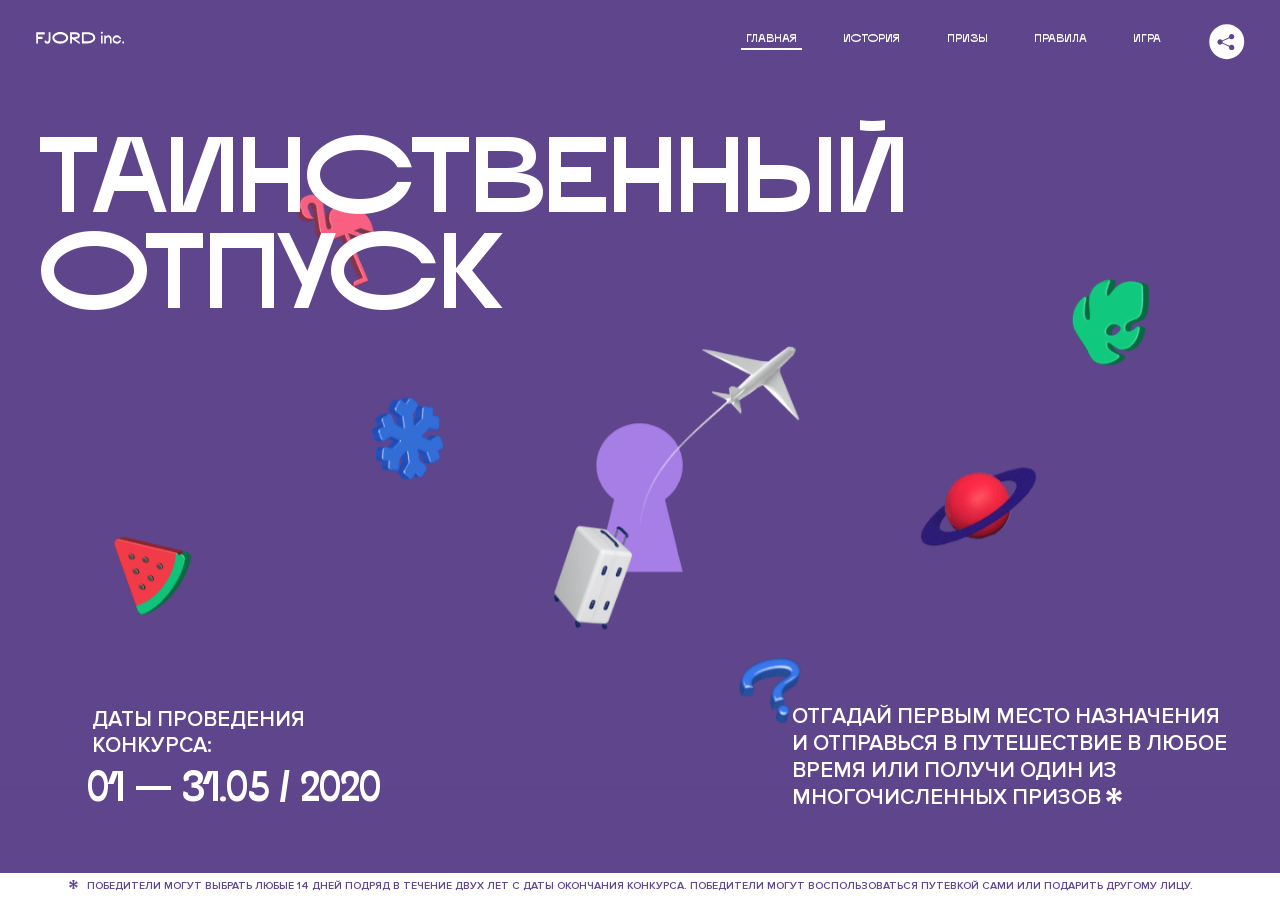
<file: 2/index.html>
<!DOCTYPE html>
<html lang="ru">
<head>
  <meta charset="UTF-8">
  <meta name="description" content="">
  <meta name="viewport" content="width=device-width, initial-scale=1.0">
  <meta http-equiv="X-UA-Compatible" content="ie=edge">
  <title>Mysterious Vacation</title>
<link href="css/style.min.css" rel="stylesheet">  <base href="https://htmlacademy-animation.github.io/959701-magic-vacation-1/2/">
</head>
<body>

  <header class="page-header js-header">
    <div class="page-header__wrapper">
      <a href="#" class="page-header__logo" aria-label="Перейти на страницу FJORD.Inc">
        <svg width="100" height="15" viewBox="0 0 100 15" fill="none" xmlns="http://www.w3.org/2000/svg">
          <path d="M0.26 1.4V14H2.276V8.906H7.334V6.44H2.276V3.848H9.872V1.4H0.26ZM12.733 14.36C15.127 14.36 16.243 12.65 16.243 9.5V1.4H14.263V8.96C14.263 11.21 13.723 11.876 12.733 11.876C11.833 11.876 11.473 11.3 11.347 10.58L9.36702 10.94C9.63702 13.046 10.663 14.36 12.733 14.36ZM18.3918 7.7C18.3918 11.372 22.3878 14.36 27.3198 14.36C32.2518 14.36 36.2478 11.372 36.2478 7.7C36.2478 4.028 32.2518 1.04 27.3198 1.04C22.3878 1.04 18.3918 4.028 18.3918 7.7ZM20.6058 7.7C20.6058 5.378 23.6118 3.524 27.3198 3.524C30.9918 3.524 33.9798 5.378 33.9798 7.7C33.9798 10.004 30.9918 11.858 27.3198 11.858C23.6118 11.858 20.6058 10.004 20.6058 7.7ZM40.403 14V8.906H40.799L49.079 14.702V12.38L44.039 8.906H44.201C47.999 8.906 49.277 7.304 49.277 5.162C49.277 3.092 47.999 1.4 44.201 1.4H38.387V14H40.403ZM43.535 3.722C45.785 3.722 47.045 4.136 47.045 5.432C47.045 6.764 45.785 7.034 43.535 7.034H40.403V3.722H43.535ZM51.6936 1.382V14H57.8676C62.7456 14 66.7236 11.534 66.7236 7.7C66.7236 3.848 62.7456 1.382 57.8676 1.382H51.6936ZM53.7096 11.624V3.722H57.5436C61.5396 3.722 64.4916 5.018 64.4916 7.7C64.4916 10.238 61.5396 11.624 57.5436 11.624H53.7096ZM73.1832 14.018H74.9832V5H73.1832V14.018ZM72.9132 1.976C72.9132 2.57 73.3992 3.092 74.0832 3.092C74.7492 3.092 75.2352 2.57 75.2352 1.976C75.2352 1.382 74.7672 0.805999 74.0832 0.805999C73.3812 0.805999 72.9132 1.382 72.9132 1.976ZM76.7867 14H78.5687V9.104C78.7487 8.006 79.5947 6.962 81.0887 6.962C82.1147 6.962 83.2667 7.448 83.2667 9.554V14H85.0487V9.014C85.0487 6.152 83.2307 4.73 81.3587 4.73C79.9187 4.73 79.0727 5.558 78.5687 6.854V5H76.7867V14ZM90.9898 14.27C93.5098 14.27 95.3818 12.506 95.7238 10.328H94.0498C93.7258 11.3 92.6998 12.02 90.9898 12.02C88.8478 12.02 87.7678 10.922 87.7678 9.59C87.7678 8.24 88.8478 6.962 90.9898 6.962C92.7538 6.962 93.7978 7.844 94.0858 8.924H95.7418C95.4358 6.71 93.6178 4.73 90.9898 4.73C88.0918 4.73 86.1298 7.124 86.1298 9.59C86.1298 12.074 88.1278 14.27 90.9898 14.27ZM97.0693 12.938C97.0693 13.658 97.5553 14.144 98.2753 14.144C98.9953 14.144 99.4813 13.658 99.4813 12.938C99.4813 12.2 98.9953 11.714 98.2753 11.714C97.5553 11.714 97.0693 12.2 97.0693 12.938Z" fill="currentColor"></path>
        </svg>
      </a>
      <button class="page-header__toggler js-menu-toggler" type="button" aria-label="Управление мобильным меню"><span>Меню</span></button>
      <nav class="page-header__nav">
        <div class="page-header__menu js-menu" id="menu">
          <ul>
            <li>
              <a class="js-menu-link active" href="#top" data-href="top">главная</a>
            </li>
            <li>
              <a class="js-menu-link" href="#story" data-href="story">история</a>
            </li>
            <li>
              <a class="js-menu-link" href="#prizes" data-href="prizes">призы</a>
            </li>
            <li>
              <a class="js-menu-link" href="#rules" data-href="rules">правила</a>
            </li>
            <li>
              <a class="js-menu-link" href="#game" data-href="game">игра</a>
            </li>
          </ul>
        </div>
        <div class="page-header__social">
          <div class="social-block js-social-block">
            <button class="social-block__toggler" aria-label="Управлять блоком с социальными кнопками">
              <svg width="26" height="22" viewBox="0 0 27 22" fill="none" xmlns="http://www.w3.org/2000/svg">
                <path d="M19.6721 7.43664C21.6273 7.43664 23.213 5.85095 23.213 3.89566C23.213 1.94037 21.6273 0.354675 19.6721 0.354675C17.7168 0.354675 16.1311 1.94037 16.1311 3.89566C16.1311 4.19968 16.1728 4.49178 16.2458 4.77345L7.21751 8.95527C6.57519 8.05214 5.52303 7.46049 4.33078 7.46049C2.37549 7.46049 0.789795 9.04618 0.789795 11.0015C0.789795 12.9568 2.37549 14.5425 4.33078 14.5425C5.52303 14.5425 6.57668 13.9508 7.21751 13.0477L16.2458 17.2295C16.1743 17.5112 16.1311 17.8033 16.1311 18.1073C16.1311 20.0626 17.7168 21.6483 19.6721 21.6483C21.6273 21.6483 23.213 20.0626 23.213 18.1073C23.213 16.152 21.6273 14.5663 19.6721 14.5663C18.4798 14.5663 17.4262 15.158 16.7853 16.0611L7.75701 11.8793C7.82854 11.5976 7.87176 11.3055 7.87176 11.0015C7.87176 10.6974 7.83003 10.4053 7.75701 10.1237L16.7853 5.94186C17.4262 6.84499 18.4783 7.43664 19.6721 7.43664Z" fill="currentColor"></path>
              </svg>
            </button>
            <ul class="social-block__list">
              <li>
                <a class="social-block__link social-block__link--fb" href="#" aria-label="Мы на Facebook">
                  <svg width="8" height="17" viewBox="0 0 8 17" fill="none" xmlns="http://www.w3.org/2000/svg">
                    <path d="M4.24646 16.9899H1.09275L1.05793 8.49828H0V5.30707H1.05793V3.81124C1.05793 1.42084 2.57654 0 5.21735 0H7.41758V3.18585H5.30841C4.28262 3.18585 4.2478 3.48582 4.2478 4.24914V5.30707H7.42964L7.16716 8.49828H4.2478V16.9899H4.24646Z" fill="currentColor"></path>
                  </svg>
                </a>
              </li>
              <li>
                <a class="social-block__link social-block__link--insta" href="#" aria-label="Мы в Instagram">
                  <svg width="15" height="15" viewBox="0 0 15 15" fill="none" xmlns="http://www.w3.org/2000/svg">
                    <path d="M11.0197 0H4.19806C2.14246 0 0.471191 1.66993 0.471191 3.72285V10.5499C0.471191 12.6082 2.14112 14.2727 4.19806 14.2727H11.0197C13.0753 14.2727 14.7466 12.6082 14.7466 10.5499V3.72285C14.7466 1.67127 13.0753 0 11.0197 0ZM11.0197 12.4849H4.19806C3.13076 12.4849 2.26432 11.6158 2.26432 10.5512V3.72419C2.26432 2.65956 3.13076 1.79715 4.19806 1.79715H11.0197C12.087 1.79715 12.9535 2.6609 12.9535 3.72419V10.5512C12.9535 11.6145 12.087 12.4849 11.0197 12.4849Z" fill="currentColor"></path>
                    <path d="M7.60887 3.11084C5.38989 3.11084 3.58203 4.9187 3.58203 7.14036C3.58203 9.35532 5.38989 11.1645 7.60887 11.1645C9.83053 11.1645 11.6357 9.35666 11.6357 7.14036C11.6357 4.9187 9.83053 3.11084 7.60887 3.11084ZM7.60887 9.36871C6.37551 9.36871 5.37784 8.37372 5.37784 7.14036C5.37784 5.90699 6.37551 4.90665 7.60887 4.90665C8.83822 4.90665 9.84259 5.90833 9.84259 7.14036C9.84392 8.37238 8.83822 9.36871 7.60887 9.36871Z" fill="currentColor"></path>
                    <path d="M11.3573 2.35962C10.8256 2.35962 10.3931 2.79752 10.3931 3.32381C10.3931 3.85546 10.8256 4.29336 11.3573 4.29336C11.8862 4.29336 12.3215 3.85546 12.3215 3.32381C12.3215 2.79752 11.8862 2.35962 11.3573 2.35962Z" fill="currentColor"></path>
                  </svg>
                </a>
              </li>
              <li>
                <a class="social-block__link social-block__link--vk" href="#" aria-label="Мы ВКонтакте">
                  <svg width="17" height="10" viewBox="0 0 17 10" fill="none" xmlns="http://www.w3.org/2000/svg">
                    <path d="M14.1234 4.9002C14.1234 4.9002 16.3623 1.72708 16.5866 0.680242C16.6595 0.312285 16.4947 0.103188 16.1069 0.103188C16.1069 0.103188 14.8193 0.103188 14.168 0.103188C13.7235 0.103188 13.5587 0.293278 13.4235 0.579768C13.4235 0.579768 12.3724 2.82553 11.0969 4.24712C10.6861 4.70333 10.4781 4.84318 10.2511 4.84318C10.0646 4.84318 9.98625 4.6911 9.98625 4.27834V0.649016C9.98625 0.147997 9.92545 0.00135496 9.5066 0.00135496H6.39628C6.15578 0.00135496 6.0085 0.134417 6.0085 0.324506C6.0085 0.801084 6.73406 0.908351 6.73406 2.20231V4.87305C6.73406 5.40529 6.70569 5.61575 6.45303 5.61575C5.78016 5.61575 4.19528 3.30618 3.30623 0.678887C3.12923 0.145282 2.93737 0 2.43475 0H0.486409C0.205373 0 0 0.190085 0 0.476576C0 0.991172 0.60666 3.40801 2.99277 6.64358C4.59927 8.8201 6.70569 10 8.60269 10C9.76196 10 10.0416 9.80312 10.0416 9.31432V7.63883C10.0416 7.22607 10.2065 7.04956 10.4429 7.04956C10.7078 7.04956 11.1847 7.13238 12.2805 8.22268C13.5843 9.47862 13.6762 10 14.3896 10H16.5676C16.7919 10 17 9.89273 17 9.52342C17 9.02919 16.3623 8.15343 15.384 7.10659C14.9801 6.56755 14.3302 5.98914 14.1248 5.72301C13.8275 5.40801 13.9154 5.23014 14.1234 4.9002Z" fill="currentColor"></path>
                  </svg>
                </a>
              </li>
            </ul>
          </div>
        </div>
      </nav>
    </div>
  </header>

  <main class="page-content">

    <section class="animation-screen"></section>

    <section class="screen screen--hidden screen--intro" id="top">
      <div class="screen__wrapper">
        <div class="intro">
          <h1 class="intro__title">Таинственный отпуск</h1>
          <div class="intro__content">
            <div class="intro__info">
              <p class="intro__label">Даты проведения конкурса:</p>
              <p class="intro__date">01 — 31.05 / 2020</p>
            </div>
            <div class="intro__message">
              <p>
                Отгадай первым место назначения и&nbsp;отправься в&nbsp;путешествие в&nbsp;любое время или получи один из многочисленных призов
                <svg width="16" height="16" viewBox="0 0 10 10" fill="none" xmlns="http://www.w3.org/2000/svg">
                  <path d="M0 6.35337L3.90271 4.99012L0 3.64663L1.34615 1.32374L4.44287 4.01073L3.67364 0H6.34615L5.57692 4.01073L8.65385 1.32374L10 3.64663L6.13405 4.99012L10 6.35337L8.65385 8.65651L5.57692 5.98927L6.34615 10H3.67364L4.44287 5.96952L1.34615 8.65651L0 6.35337Z" fill="currentColor"></path>
                </svg>
              </p>
            </div>
          </div>
        </div>
      </div>
      <div class="screen__footer js-footer">
        <button class="screen__footer-enlarge js-footer-toggler" type="button" aria-label="Показать сообщение">
          <svg width="10" height="10" viewBox="0 0 10 10" fill="none" xmlns="http://www.w3.org/2000/svg">
            <path d="M0 6.35337L3.90271 4.99012L0 3.64663L1.34615 1.32374L4.44287 4.01073L3.67364 0H6.34615L5.57692 4.01073L8.65385 1.32374L10 3.64663L6.13405 4.99012L10 6.35337L8.65385 8.65651L5.57692 5.98927L6.34615 10H3.67364L4.44287 5.96952L1.34615 8.65651L0 6.35337Z" fill="currentColor"></path>
          </svg>
        </button>
        <button class="screen__footer-collapse js-footer-toggler" type="button" aria-label="Скрыть сообщение">
          <svg width="13" height="13" viewBox="0 0 13 13" fill="none" xmlns="http://www.w3.org/2000/svg">
            <line x1="12.3536" y1="0.353553" x2="0.738349" y2="11.9688" stroke="currentColor"></line>
            <line x1="0.738319" y1="0.539925" x2="12.3535" y2="12.1551" stroke="currentColor"></line>
          </svg>
        </button>
        <div class="screen__footer-wrapper">
          <div class="screen__footer-announce">
            <p class="screen__footer-label">Даты проведения конкурса:</p>
            <p class="screen__footer-date">01 — 31.05 / 2020</p>
          </div>
          <div class="screen__footer-note">
            <p>
              <svg width="10" height="10" viewBox="0 0 10 10" fill="none" xmlns="http://www.w3.org/2000/svg">
                <path d="M0 6.35337L3.90271 4.99012L0 3.64663L1.34615 1.32374L4.44287 4.01073L3.67364 0H6.34615L5.57692 4.01073L8.65385 1.32374L10 3.64663L6.13405 4.99012L10 6.35337L8.65385 8.65651L5.57692 5.98927L6.34615 10H3.67364L4.44287 5.96952L1.34615 8.65651L0 6.35337Z" fill="currentColor"></path>
              </svg>
              <span>Победители могут выбрать любые 14 дней подряд в&nbsp;течение двух лет с&nbsp;даты окончания конкурса. Победители могут воспользоваться путевкой сами или подарить другому лицу.</span>
            </p>
          </div>
        </div>
      </div>
    </section>

    <section class="screen screen--hidden screen--story" id="story">

      <div class="slider swiper-container js-slider">

        <div class="swiper-wrapper">

          <div class="slider__item swiper-slide">
            <h2 class="slider__item-title">История</h2>
            <p class="slider__item-text">Джеймс Таргет был основателем компании &laquo;Fjord Inc.&raquo;. С&nbsp;1965 года &laquo;Fjord Inc.&raquo; прославилась надёжными и&nbsp;удобными чемоданами и&nbsp;аксессуарами для туристов.</p>
          </div>

          <div class="slider__item swiper-slide">
            <p class="slider__item-text">Когда Джеймсу было 7&nbsp;лет, в&nbsp;их&nbsp;доме гостил дядюшка и&nbsp;развлекал детей рассказами о&nbsp;своей поездке в&nbsp;место, показавшееся малышу Таргету невероятным. Тогда Джеймс решил, что однажды посетит его, но&nbsp;не&nbsp;будет рассказывать о&nbsp;мечте, пока не&nbsp;осуществит.</p>
          </div>

          <div class="slider__item swiper-slide">
            <p class="slider__item-text">Джеймс Таргет стал увлеченным путешественником. Он&nbsp;посетил 5&nbsp;континентов, 126&nbsp;стран.</p>
          </div>

          <div class="slider__item swiper-slide">
            <p class="slider__item-text">Он&nbsp;сплавлялся по&nbsp;Амазонке и&nbsp;погружался в&nbsp;пещеры Франции, медитировал в&nbsp;горах Тибета и&nbsp;пожимал руку вождя племени Акугауа.</p>
          </div>

          <div class="slider__item swiper-slide">
            <p class="slider__item-text">Из&nbsp;своих поездок Джеймс Таргет привозил идеи, как сделать свои чемоданы &laquo;Fjord Inc.&raquo; удобными и&nbsp;приспособленными к&nbsp;разным дорожным условиям.</p>
          </div>

          <div class="slider__item swiper-slide">
            <p class="slider__item-text">Всё это время Джеймс не&nbsp;оставлял идею поездки своей мечты. Однако, как только он&nbsp;брался за&nbsp;планирование, возникали препятствия, не&nbsp;позволяющие отправиться туда.</p>
          </div>

          <div class="slider__item swiper-slide">
            <p class="slider__item-text">В&nbsp;возрасте 67&nbsp;лет Джеймс Таргет попал под лавину и&nbsp;погиб. В&nbsp;своём завещании он&nbsp;поручил отправить в&nbsp;заветное путешествие трёх смельчаков, единых с&nbsp;ним духом.</p>
          </div>

          <div class="slider__item swiper-slide">
            <p class="slider__item-text">Тех, кто сможет узнать таинственное место, задавая вопросы специально обученному ИИ&nbsp;&laquo;Соне&raquo;, ждет фантастическое путешествие.</p>
          </div>
        </div>
        <div class="slider__controls">
          <button class="slider__control slider__control--prev js-control-prev" type="button" aria-label="Показать предыдущую историю">
            <svg width="12" height="22" viewBox="0 0 12 22" fill="none" xmlns="http://www.w3.org/2000/svg">
              <path d="M11 1L1 11L11 21" stroke="currentColor" stroke-width="2" stroke-linejoin="round"></path>
            </svg>
          </button>
          <button class="slider__control slider__control--next js-control-next" type="button" aria-label="Показать следующую историю">
            <svg width="12" height="22" viewBox="0 0 12 22" fill="none" xmlns="http://www.w3.org/2000/svg">
              <path d="M1 1L11 11L1 21" stroke="currentColor" stroke-width="2" stroke-linejoin="round"></path>
            </svg>
          </button>
        </div>
        <div class="slider__pagination swiper-pagination"></div>
      </div>
    </section>

    <section class="screen screen--hidden screen--prizes" id="prizes">
      <div class="screen__wrapper">
        <div class="prizes">
          <h2 class="prizes__title">ПРизы</h2>
          <div class="prizes__lead">
            <p>Найди ответ и&nbsp;получи один из&nbsp;призов:</p>
          </div>
          <ul class="prizes__list">
            <li class="prizes__item prizes__item--journeys">
              <div class="prizes__icon">
                <picture>
                  <source srcset="img/prize1-mob.svg" media="(orientation: portrait)">
                  <img src="img/prize1.svg" alt="">
                </picture>
              </div>
              <p class="prizes__desc">
                <b>3</b>
                <span>загадочных путешествия</span>
              </p>
            </li>
            <li class="prizes__item prizes__item--cases">
              <div class="prizes__icon">
                <picture>
                  <source srcset="img/prize2-mob.svg" media="(orientation: portrait)">
                  <img src="img/prize2.svg" alt="">
                </picture>
              </div>
              <p class="prizes__desc">
                <b>7</b>
                <span>надежных чемоданов</span>
              </p>
            </li>
            <li class="prizes__item prizes__item--codes">
              <div class="prizes__icon">
                <picture>
                  <source srcset="img/prize3-mob.svg" media="(orientation: portrait)">
                  <img src="img/prize3.svg" alt="">
                </picture>
              </div>
              <p class="prizes__desc">
                <b>900</b>
                <span>
                  промокодов на&nbsp;скидку 15%
                  <svg width="10" height="10" viewBox="0 0 10 10" fill="none" xmlns="http://www.w3.org/2000/svg">
                    <path d="M0 6.35337L3.90271 4.99012L0 3.64663L1.34615 1.32374L4.44287 4.01073L3.67364 0H6.34615L5.57692 4.01073L8.65385 1.32374L10 3.64663L6.13405 4.99012L10 6.35337L8.65385 8.65651L5.57692 5.98927L6.34615 10H3.67364L4.44287 5.96952L1.34615 8.65651L0 6.35337Z" fill="currentColor"></path>
                  </svg>
                </span>
              </p>
            </li>
          </ul>
        </div>
      </div>
      <div class="screen__footer js-footer">
        <button class="screen__footer-enlarge js-footer-toggler" type="button" aria-label="Показать сообщение">
          <svg width="10" height="10" viewBox="0 0 10 10" fill="none" xmlns="http://www.w3.org/2000/svg">
            <path d="M0 6.35337L3.90271 4.99012L0 3.64663L1.34615 1.32374L4.44287 4.01073L3.67364 0H6.34615L5.57692 4.01073L8.65385 1.32374L10 3.64663L6.13405 4.99012L10 6.35337L8.65385 8.65651L5.57692 5.98927L6.34615 10H3.67364L4.44287 5.96952L1.34615 8.65651L0 6.35337Z" fill="currentColor"></path>
          </svg>
        </button>
        <button class="screen__footer-collapse js-footer-toggler" type="button" aria-label="Скрыть сообщение">
          <svg width="13" height="13" viewBox="0 0 13 13" fill="none" xmlns="http://www.w3.org/2000/svg">
            <line x1="12.3536" y1="0.353553" x2="0.738349" y2="11.9688" stroke="currentColor"></line>
            <line x1="0.738319" y1="0.539925" x2="12.3535" y2="12.1551" stroke="currentColor"></line>
          </svg>
        </button>
        <div class="screen__footer-wrapper">
          <div class="screen__footer-announce">
            <p class="screen__footer-label">Даты проведения конкурса:</p>
            <p class="screen__footer-date">01 — 31.05 / 2020</p>
          </div>
          <div class="screen__footer-note">
            <p>
              <svg width="10" height="10" viewBox="0 0 10 10" fill="none" xmlns="http://www.w3.org/2000/svg">
                <path d="M0 6.35337L3.90271 4.99012L0 3.64663L1.34615 1.32374L4.44287 4.01073L3.67364 0H6.34615L5.57692 4.01073L8.65385 1.32374L10 3.64663L6.13405 4.99012L10 6.35337L8.65385 8.65651L5.57692 5.98927L6.34615 10H3.67364L4.44287 5.96952L1.34615 8.65651L0 6.35337Z" fill="currentColor"></path>
              </svg>
              <span>Скидка&nbsp;15% на&nbsp;единоразовое приобретение путёвки с&nbsp;1&nbsp;июня 2020 по&nbsp;31&nbsp;мая 2022&nbsp;года. Суммируется с&nbsp;другими акциями</span>
            </p>
          </div>
        </div>
      </div>
    </section>

    <section class="screen screen--hidden screen--rules" id="rules">
      <div class="screen__wrapper">
        <div class="rules">
          <h2 class="rules__title">Правила</h2>
          <div class="rules__lead">
            <p>Для того чтобы получить наследство Джеймса Таргета, тебе нужно выведать у&nbsp;&laquo;Сони&raquo;, куда предстоит отправиться тебе в&nbsp;случае победы</p>
          </div>
          <ol class="rules__list">
            <li class="rules__item">
              <p>Тебе отводится <br>5&nbsp;минут</p>
            </li>
            <li class="rules__item">
              <p>Задавай любые вопросы в&nbsp;текстовом поле</p>
            </li>
            <li class="rules__item">
              <p>Нажимай кнопку &laquo;Узнать&raquo;, чтобы получить ответ</p>
            </li>
            <li class="rules__item">
              <p>&laquo;Соня&raquo; может отвечать только&nbsp;Да или Нет</p>
            </li>
          </ol>
          <a href="#game" class="rules__link btn">Погнали!</a>
        </div>
      </div>
      <div class="screen__disclaimer">
        <div class="disclaimer">
          <ul>
            <li>
              <a href="#">Правовая информация</a>
            </li>
            <li>
              <a href="#">Подробные правила</a>
            </li>
          </ul>
        </div>
      </div>
    </section>

    <section class="screen screen--hidden screen--game" id="game">
      <div class="screen__wrapper">
        <div class="game">
          <div class="game__header">
            <h2 class="game__title">Игра</h2>
            <div class="game__counter">
              <span>05</span>:<span>00</span>
            </div>
          </div>
          <div class="game__body">
            <div class="chat">
              <div class="chat__body js-chat">
                <ul class="chat__list" id="messages"></ul>
              </div>
              <div class="chat__footer">
                <form action="#" method="post" class="form" id="message-form">
                  <label for="message-field" class="visually-hidden">Поле для ввода вопроса</label>
                  <input type="text" class="form__field" id="message-field">
                  <button class="form__button btn">
                    Узнать
                    <svg width="18" height="19" viewBox="0 0 18 19" fill="none" xmlns="http://www.w3.org/2000/svg">
                      <path stroke="currentColor" stroke-width="2" d="M9 19V1"></path>
                      <path d="M1 9l8-8 8 8" stroke="currentColor" stroke-width="2" stroke-linejoin="round"></path>
                    </svg>
                  </button>
                </form>
              </div>
            </div>
          </div>
          <!-- временные кнопки для показа результата -->
          <div class="game__buttons">
            <button class="game__button btn js-show-result" type="button" data-target="result">Положительный результат</button>
            <button class="game__button btn js-show-result" type="button" data-target="result2">Положительный результат - 2</button>
            <button class="game__button btn js-show-result" type="button" data-target="result3">Отрицательный результат</button>
          </div>
        </div>
      </div>
    </section>

    <section class="screen screen--hidden screen--result" id="result">
      <div class="screen__wrapper">
        <div class="result result--trip">
          <div class="result__image">
            <picture>
              <source srcset="img/result1-mob.png 1x, img/result1-mob@2x.png 2x" media="(max-width: 768px) and (orientation: portrait)">
              <img src="img/result1.png" srcset="img/result1@2x.png 2x" alt="">
            </picture>
          </div>
          <h2 class="result__title">
            <span class="visually-hidden">ПОбеда!</span>
            <svg xmlns="http://www.w3.org/2000/svg" viewBox="0 0 568.85 109.24">
              <path d="M16,24.44V92H2.6V8H75V92H61.52V24.44H16Z" transform="translate(-2.1 -1.5)" fill="none" stroke="currentColor"></path>
              <path d="M148.76,5.6c32.88,0,59.52,19.92,59.52,44.4s-26.64,44.4-59.52,44.4S89.24,74.48,89.24,50,115.88,5.6,148.76,5.6Zm0,72.12c24.48,0,44.4-12.36,44.4-27.72s-19.92-27.84-44.4-27.84C124,22.16,104,34.52,104,50S124,77.72,148.76,77.72Z" transform="translate(-2.1 -1.5)" fill="none" stroke="currentColor"></path>
              <path d="M287.36,8V24.44H236v14.4h25.32c25.44,0,34,11.16,34,26.52,0,15.6-8.52,26.64-34,26.64H222.56V8h64.8ZM256.88,76.52c15.12,0,23.52-2,23.52-11.52S272,54.44,256.88,54.44H236V76.52h20.88Z" transform="translate(-2.1 -1.5)" fill="none" stroke="currentColor"></path>
              <path d="M371.47,8V24.44H320.84V41.6h33.6V58h-33.6V75.56h50.64V92H307.4V8h64.08Z" transform="translate(-2.1 -1.5)" fill="none" stroke="currentColor"></path>
              <path d="M382.39,110.24V75.56h7.44c4.56-4.68,7.8-18.36,8.76-56L399,8h48.6V75.56h10v34.68H442.87V92H397v18.24H382.39Zm51.72-34.68V24.44H411.55v3.12c-0.48,22.44-3.24,37.68-7.2,48h29.76Z" transform="translate(-2.1 -1.5)" fill="none" stroke="currentColor"></path>
              <path d="M463.75,92l28-84h27.12l28.08,84H533.47l-7.8-23.52h-37.8L480.07,92H463.75Zm56.64-40L507,11.84,493.51,52h26.88Z" transform="translate(-2.1 -1.5)" fill="none" stroke="currentColor"></path>
              <path d="M554.12,70.4L555.55,2H569l1.44,68.4H554.12Zm8.28,6.36c4.8,0,8,3.24,8,8.16a8,8,0,1,1-16.08,0C554.35,80,557.59,76.76,562.39,76.76Z" transform="translate(-2.1 -1.5)" fill="none" stroke="currentColor"></path>
            </svg>
          </h2>
          <div class="result__text">
            <p>ты&nbsp;отправляешься в&nbsp;Арктику!</p>
          </div>
          <div class="result__form">
            <form action="#" method="post" class="form form--result">
              <label for="email-field" class="form__label">зарегистрируй результат</label>
              <input type="email" class="form__field" id="email-field" placeholder="e-mail для регистации результата и получения приза" required="">
              <button class="form__button btn">
                отправить
                <svg width="18" height="19" viewBox="0 0 18 19" fill="none" xmlns="http://www.w3.org/2000/svg">
                  <path stroke="currentColor" stroke-width="2" d="M9 19V1"></path>
                  <path d="M1 9l8-8 8 8" stroke="currentColor" stroke-width="2" stroke-linejoin="round"></path>
                </svg>
              </button>
            </form>
          </div>
        </div>
      </div>
    </section>

    <section class="screen screen--hidden screen--result" id="result2">
      <div class="screen__wrapper">
        <div class="result result--prize">
          <div class="result__image">
            <picture>
              <source srcset="img/result2-mob.png 1x, img/result2-mob@2x.png 2x" media="(max-width: 768px) and (orientation: portrait)">
              <img src="img/result2.png" srcset="img/result2@2x.png 2x" alt="">
            </picture>
          </div>
          <h2 class="result__title">
            <span class="visually-hidden">ПОбеда!</span>
            <svg xmlns="http://www.w3.org/2000/svg" viewBox="0 0 568.85 109.24">
              <path d="M16,24.44V92H2.6V8H75V92H61.52V24.44H16Z" transform="translate(-2.1 -1.5)" fill="none" stroke="currentColor"></path>
              <path d="M148.76,5.6c32.88,0,59.52,19.92,59.52,44.4s-26.64,44.4-59.52,44.4S89.24,74.48,89.24,50,115.88,5.6,148.76,5.6Zm0,72.12c24.48,0,44.4-12.36,44.4-27.72s-19.92-27.84-44.4-27.84C124,22.16,104,34.52,104,50S124,77.72,148.76,77.72Z" transform="translate(-2.1 -1.5)" fill="none" stroke="currentColor"></path>
              <path d="M287.36,8V24.44H236v14.4h25.32c25.44,0,34,11.16,34,26.52,0,15.6-8.52,26.64-34,26.64H222.56V8h64.8ZM256.88,76.52c15.12,0,23.52-2,23.52-11.52S272,54.44,256.88,54.44H236V76.52h20.88Z" transform="translate(-2.1 -1.5)" fill="none" stroke="currentColor"></path>
              <path d="M371.47,8V24.44H320.84V41.6h33.6V58h-33.6V75.56h50.64V92H307.4V8h64.08Z" transform="translate(-2.1 -1.5)" fill="none" stroke="currentColor"></path>
              <path d="M382.39,110.24V75.56h7.44c4.56-4.68,7.8-18.36,8.76-56L399,8h48.6V75.56h10v34.68H442.87V92H397v18.24H382.39Zm51.72-34.68V24.44H411.55v3.12c-0.48,22.44-3.24,37.68-7.2,48h29.76Z" transform="translate(-2.1 -1.5)" fill="none" stroke="currentColor"></path>
              <path d="M463.75,92l28-84h27.12l28.08,84H533.47l-7.8-23.52h-37.8L480.07,92H463.75Zm56.64-40L507,11.84,493.51,52h26.88Z" transform="translate(-2.1 -1.5)" fill="none" stroke="currentColor"></path>
              <path d="M554.12,70.4L555.55,2H569l1.44,68.4H554.12Zm8.28,6.36c4.8,0,8,3.24,8,8.16a8,8,0,1,1-16.08,0C554.35,80,557.59,76.76,562.39,76.76Z" transform="translate(-2.1 -1.5)" fill="none" stroke="currentColor"></path>
            </svg>
          </h2>
          <div class="result__text">
            <p>чемодан &laquo;Fjord&nbsp;Inc.&raquo;&nbsp;твой</p>
          </div>
          <div class="result__form">
            <form action="#" method="post" class="form form--result">
              <label for="email-field2" class="form__label">зарегистрируй результат</label>
              <input type="email" class="form__field" id="email-field2" placeholder="e-mail для регистации результата и получения приза" required="">
              <button class="form__button btn">
                отправить
                <svg width="18" height="19" viewBox="0 0 18 19" fill="none" xmlns="http://www.w3.org/2000/svg">
                  <path stroke="currentColor" stroke-width="2" d="M9 19V1"></path>
                  <path d="M1 9l8-8 8 8" stroke="currentColor" stroke-width="2" stroke-linejoin="round"></path>
                </svg>
              </button>
            </form>
          </div>
        </div>
      </div>
    </section>

    <section class="screen screen--hidden screen--result" id="result3">
      <div class="screen__wrapper">
        <div class="result result--negative">
          <div class="result__image">
            <picture>
              <source srcset="img/result3-mob.png 1x, img/result3-mob@2x.png 2x" media="(max-width: 768px) and (orientation: portrait)">
              <img src="img/result3.png" srcset="img/result3@2x.png 2x" alt="">
            </picture>
          </div>
          <h2 class="result__title">
            <span class="visually-hidden">Не угадал!</span>
            <svg xmlns="http://www.w3.org/2000/svg" viewBox="0 0 660.77 109.24">
              <path d="M2.66,92V8H16.1V42.2H53.3V8H66.74V92H53.3V58.64H16.1V92H2.66Z" transform="translate(-2.16 -1.5)" fill="none" stroke="currentColor"></path>
              <path d="M147.62,8V24.44H97V41.6h33.6V58H97V75.56h50.64V92H83.54V8h64.08Z" transform="translate(-2.16 -1.5)" fill="none" stroke="currentColor"></path>
              <path d="M199.22,8l20.52,42.36L235.34,8h16.44l-31,84H204.38l9.48-25.92L185.78,8h13.44Z" transform="translate(-2.16 -1.5)" fill="none" stroke="currentColor"></path>
              <path d="M273.74,24.44V92H260.3V8h50.16V24.44H273.74Z" transform="translate(-2.16 -1.5)" fill="none" stroke="currentColor"></path>
              <path d="M307.1,92l28-84h27.12l28.08,84H376.82L369,68.48h-37.8L323.42,92H307.1Zm56.64-40L350.3,11.84,336.86,52h26.88Z" transform="translate(-2.16 -1.5)" fill="none" stroke="currentColor"></path>
              <path d="M396.38,110.24V75.56h7.44c4.56-4.68,7.8-18.36,8.76-56L412.94,8h48.6V75.56h10v34.68H456.86V92H411v18.24H396.38ZM448.1,75.56V24.44H425.54v3.12c-0.48,22.44-3.24,37.68-7.2,48H448.1Z" transform="translate(-2.16 -1.5)" fill="none" stroke="currentColor"></path>
              <path d="M477.74,92l28-84h27.12L560.9,92H547.46l-7.8-23.52h-37.8L494.06,92H477.74Zm56.64-40-13.44-40.2L507.5,52h26.88Z" transform="translate(-2.16 -1.5)" fill="none" stroke="currentColor"></path>
              <path d="M568.7,76.88a13.77,13.77,0,0,0,5,1c6.6,0,10.44-6.24,12-58.32L586.22,8h46.2V92H619V24.44H598.82l-0.12,3.12C597.14,81,589,94.4,573.74,94.4a28.55,28.55,0,0,1-6.72-.84Z" transform="translate(-2.16 -1.5)" fill="none" stroke="currentColor"></path>
              <path d="M646.1,70.4L647.54,2H661l1.44,68.4H646.1Zm8.28,6.36c4.8,0,8,3.24,8,8.16a8,8,0,0,1-16.08,0C646.34,80,649.58,76.76,654.38,76.76Z" transform="translate(-2.16 -1.5)" fill="none" stroke="currentColor"></path>
            </svg>
          </h2>
          <button class="result__button js-play" type="button">
            не сдавайся!
            <span>
              <svg width="27" height="22" viewBox="0 0 27 22" fill="none" xmlns="http://www.w3.org/2000/svg">
                <path d="M10.6899 1.47998C5.42992 1.47998 1.16992 5.73998 1.16992 11C1.16992 16.26 5.42992 20.52 10.6899 20.52C15.9499 20.52 20.2099 16.26 20.2099 11V7.13998" stroke="currentColor" stroke-width="2" stroke-miterlimit="10"></path>
                <path d="M15.1099 12.5099L20.1499 7.13989L25.3099 12.6299" stroke="currentColor" stroke-width="2" stroke-miterlimit="10" stroke-linejoin="round"></path>
              </svg>
            </span>
          </button>
        </div>
      </div>
    </section>

  </main>

<script src="js/script.js"></script></body>
</html>
</file>
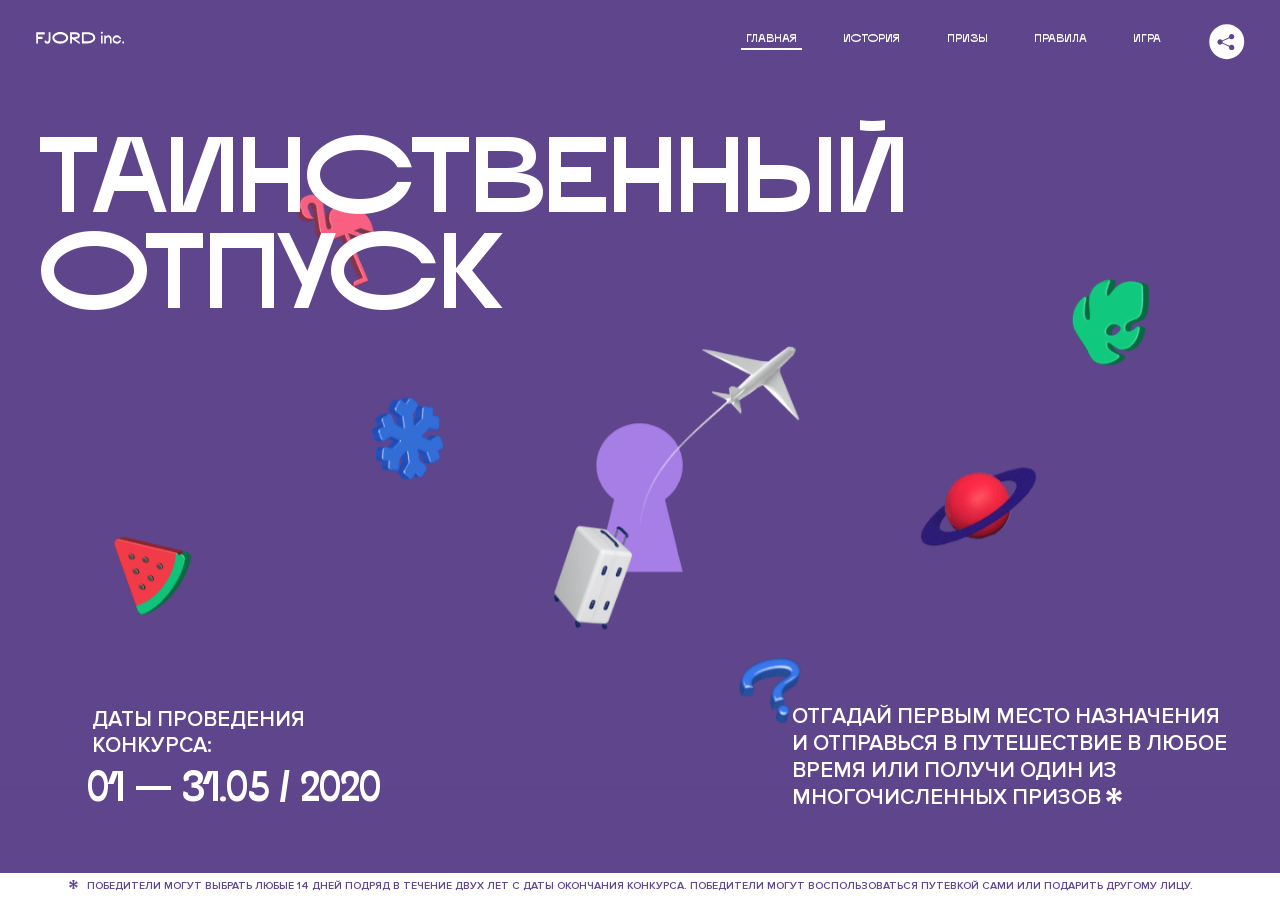
<file: 3/index.html>
<!DOCTYPE html>
<html lang="ru">
<head>
  <meta charset="UTF-8">
  <meta name="description" content="">
  <meta name="viewport" content="width=device-width, initial-scale=1.0">
  <meta http-equiv="X-UA-Compatible" content="ie=edge">
  <title>Mysterious Vacation</title>
<link href="css/style.min.css" rel="stylesheet">  <base href="https://htmlacademy-animation.github.io/959701-magic-vacation-1/3/">
</head>
<body>

  <header class="page-header js-header">
    <div class="page-header__wrapper">
      <a href="#" class="page-header__logo" aria-label="Перейти на страницу FJORD.Inc">
        <svg width="100" height="15" viewBox="0 0 100 15" fill="none" xmlns="http://www.w3.org/2000/svg">
          <path d="M0.26 1.4V14H2.276V8.906H7.334V6.44H2.276V3.848H9.872V1.4H0.26ZM12.733 14.36C15.127 14.36 16.243 12.65 16.243 9.5V1.4H14.263V8.96C14.263 11.21 13.723 11.876 12.733 11.876C11.833 11.876 11.473 11.3 11.347 10.58L9.36702 10.94C9.63702 13.046 10.663 14.36 12.733 14.36ZM18.3918 7.7C18.3918 11.372 22.3878 14.36 27.3198 14.36C32.2518 14.36 36.2478 11.372 36.2478 7.7C36.2478 4.028 32.2518 1.04 27.3198 1.04C22.3878 1.04 18.3918 4.028 18.3918 7.7ZM20.6058 7.7C20.6058 5.378 23.6118 3.524 27.3198 3.524C30.9918 3.524 33.9798 5.378 33.9798 7.7C33.9798 10.004 30.9918 11.858 27.3198 11.858C23.6118 11.858 20.6058 10.004 20.6058 7.7ZM40.403 14V8.906H40.799L49.079 14.702V12.38L44.039 8.906H44.201C47.999 8.906 49.277 7.304 49.277 5.162C49.277 3.092 47.999 1.4 44.201 1.4H38.387V14H40.403ZM43.535 3.722C45.785 3.722 47.045 4.136 47.045 5.432C47.045 6.764 45.785 7.034 43.535 7.034H40.403V3.722H43.535ZM51.6936 1.382V14H57.8676C62.7456 14 66.7236 11.534 66.7236 7.7C66.7236 3.848 62.7456 1.382 57.8676 1.382H51.6936ZM53.7096 11.624V3.722H57.5436C61.5396 3.722 64.4916 5.018 64.4916 7.7C64.4916 10.238 61.5396 11.624 57.5436 11.624H53.7096ZM73.1832 14.018H74.9832V5H73.1832V14.018ZM72.9132 1.976C72.9132 2.57 73.3992 3.092 74.0832 3.092C74.7492 3.092 75.2352 2.57 75.2352 1.976C75.2352 1.382 74.7672 0.805999 74.0832 0.805999C73.3812 0.805999 72.9132 1.382 72.9132 1.976ZM76.7867 14H78.5687V9.104C78.7487 8.006 79.5947 6.962 81.0887 6.962C82.1147 6.962 83.2667 7.448 83.2667 9.554V14H85.0487V9.014C85.0487 6.152 83.2307 4.73 81.3587 4.73C79.9187 4.73 79.0727 5.558 78.5687 6.854V5H76.7867V14ZM90.9898 14.27C93.5098 14.27 95.3818 12.506 95.7238 10.328H94.0498C93.7258 11.3 92.6998 12.02 90.9898 12.02C88.8478 12.02 87.7678 10.922 87.7678 9.59C87.7678 8.24 88.8478 6.962 90.9898 6.962C92.7538 6.962 93.7978 7.844 94.0858 8.924H95.7418C95.4358 6.71 93.6178 4.73 90.9898 4.73C88.0918 4.73 86.1298 7.124 86.1298 9.59C86.1298 12.074 88.1278 14.27 90.9898 14.27ZM97.0693 12.938C97.0693 13.658 97.5553 14.144 98.2753 14.144C98.9953 14.144 99.4813 13.658 99.4813 12.938C99.4813 12.2 98.9953 11.714 98.2753 11.714C97.5553 11.714 97.0693 12.2 97.0693 12.938Z" fill="currentColor"></path>
        </svg>
      </a>
      <button class="page-header__toggler js-menu-toggler" type="button" aria-label="Управление мобильным меню"><span>Меню</span></button>
      <nav class="page-header__nav">
        <div class="page-header__menu js-menu" id="menu">
          <ul>
            <li>
              <a class="js-menu-link active" href="#top" data-href="top">главная</a>
            </li>
            <li>
              <a class="js-menu-link" href="#story" data-href="story">история</a>
            </li>
            <li>
              <a class="js-menu-link" href="#prizes" data-href="prizes">призы</a>
            </li>
            <li>
              <a class="js-menu-link" href="#rules" data-href="rules">правила</a>
            </li>
            <li>
              <a class="js-menu-link" href="#game" data-href="game">игра</a>
            </li>
          </ul>
        </div>
        <div class="page-header__social">
          <div class="social-block js-social-block">
            <button class="social-block__toggler" aria-label="Управлять блоком с социальными кнопками">
              <svg width="26" height="22" viewBox="0 0 27 22" fill="none" xmlns="http://www.w3.org/2000/svg">
                <path d="M19.6721 7.43664C21.6273 7.43664 23.213 5.85095 23.213 3.89566C23.213 1.94037 21.6273 0.354675 19.6721 0.354675C17.7168 0.354675 16.1311 1.94037 16.1311 3.89566C16.1311 4.19968 16.1728 4.49178 16.2458 4.77345L7.21751 8.95527C6.57519 8.05214 5.52303 7.46049 4.33078 7.46049C2.37549 7.46049 0.789795 9.04618 0.789795 11.0015C0.789795 12.9568 2.37549 14.5425 4.33078 14.5425C5.52303 14.5425 6.57668 13.9508 7.21751 13.0477L16.2458 17.2295C16.1743 17.5112 16.1311 17.8033 16.1311 18.1073C16.1311 20.0626 17.7168 21.6483 19.6721 21.6483C21.6273 21.6483 23.213 20.0626 23.213 18.1073C23.213 16.152 21.6273 14.5663 19.6721 14.5663C18.4798 14.5663 17.4262 15.158 16.7853 16.0611L7.75701 11.8793C7.82854 11.5976 7.87176 11.3055 7.87176 11.0015C7.87176 10.6974 7.83003 10.4053 7.75701 10.1237L16.7853 5.94186C17.4262 6.84499 18.4783 7.43664 19.6721 7.43664Z" fill="currentColor"></path>
              </svg>
            </button>
            <ul class="social-block__list">
              <li>
                <a class="social-block__link social-block__link--fb" href="#" aria-label="Мы на Facebook">
                  <svg width="8" height="17" viewBox="0 0 8 17" fill="none" xmlns="http://www.w3.org/2000/svg">
                    <path d="M4.24646 16.9899H1.09275L1.05793 8.49828H0V5.30707H1.05793V3.81124C1.05793 1.42084 2.57654 0 5.21735 0H7.41758V3.18585H5.30841C4.28262 3.18585 4.2478 3.48582 4.2478 4.24914V5.30707H7.42964L7.16716 8.49828H4.2478V16.9899H4.24646Z" fill="currentColor"></path>
                  </svg>
                </a>
              </li>
              <li>
                <a class="social-block__link social-block__link--insta" href="#" aria-label="Мы в Instagram">
                  <svg width="15" height="15" viewBox="0 0 15 15" fill="none" xmlns="http://www.w3.org/2000/svg">
                    <path d="M11.0197 0H4.19806C2.14246 0 0.471191 1.66993 0.471191 3.72285V10.5499C0.471191 12.6082 2.14112 14.2727 4.19806 14.2727H11.0197C13.0753 14.2727 14.7466 12.6082 14.7466 10.5499V3.72285C14.7466 1.67127 13.0753 0 11.0197 0ZM11.0197 12.4849H4.19806C3.13076 12.4849 2.26432 11.6158 2.26432 10.5512V3.72419C2.26432 2.65956 3.13076 1.79715 4.19806 1.79715H11.0197C12.087 1.79715 12.9535 2.6609 12.9535 3.72419V10.5512C12.9535 11.6145 12.087 12.4849 11.0197 12.4849Z" fill="currentColor"></path>
                    <path d="M7.60887 3.11084C5.38989 3.11084 3.58203 4.9187 3.58203 7.14036C3.58203 9.35532 5.38989 11.1645 7.60887 11.1645C9.83053 11.1645 11.6357 9.35666 11.6357 7.14036C11.6357 4.9187 9.83053 3.11084 7.60887 3.11084ZM7.60887 9.36871C6.37551 9.36871 5.37784 8.37372 5.37784 7.14036C5.37784 5.90699 6.37551 4.90665 7.60887 4.90665C8.83822 4.90665 9.84259 5.90833 9.84259 7.14036C9.84392 8.37238 8.83822 9.36871 7.60887 9.36871Z" fill="currentColor"></path>
                    <path d="M11.3573 2.35962C10.8256 2.35962 10.3931 2.79752 10.3931 3.32381C10.3931 3.85546 10.8256 4.29336 11.3573 4.29336C11.8862 4.29336 12.3215 3.85546 12.3215 3.32381C12.3215 2.79752 11.8862 2.35962 11.3573 2.35962Z" fill="currentColor"></path>
                  </svg>
                </a>
              </li>
              <li>
                <a class="social-block__link social-block__link--vk" href="#" aria-label="Мы ВКонтакте">
                  <svg width="17" height="10" viewBox="0 0 17 10" fill="none" xmlns="http://www.w3.org/2000/svg">
                    <path d="M14.1234 4.9002C14.1234 4.9002 16.3623 1.72708 16.5866 0.680242C16.6595 0.312285 16.4947 0.103188 16.1069 0.103188C16.1069 0.103188 14.8193 0.103188 14.168 0.103188C13.7235 0.103188 13.5587 0.293278 13.4235 0.579768C13.4235 0.579768 12.3724 2.82553 11.0969 4.24712C10.6861 4.70333 10.4781 4.84318 10.2511 4.84318C10.0646 4.84318 9.98625 4.6911 9.98625 4.27834V0.649016C9.98625 0.147997 9.92545 0.00135496 9.5066 0.00135496H6.39628C6.15578 0.00135496 6.0085 0.134417 6.0085 0.324506C6.0085 0.801084 6.73406 0.908351 6.73406 2.20231V4.87305C6.73406 5.40529 6.70569 5.61575 6.45303 5.61575C5.78016 5.61575 4.19528 3.30618 3.30623 0.678887C3.12923 0.145282 2.93737 0 2.43475 0H0.486409C0.205373 0 0 0.190085 0 0.476576C0 0.991172 0.60666 3.40801 2.99277 6.64358C4.59927 8.8201 6.70569 10 8.60269 10C9.76196 10 10.0416 9.80312 10.0416 9.31432V7.63883C10.0416 7.22607 10.2065 7.04956 10.4429 7.04956C10.7078 7.04956 11.1847 7.13238 12.2805 8.22268C13.5843 9.47862 13.6762 10 14.3896 10H16.5676C16.7919 10 17 9.89273 17 9.52342C17 9.02919 16.3623 8.15343 15.384 7.10659C14.9801 6.56755 14.3302 5.98914 14.1248 5.72301C13.8275 5.40801 13.9154 5.23014 14.1234 4.9002Z" fill="currentColor"></path>
                  </svg>
                </a>
              </li>
            </ul>
          </div>
        </div>
      </nav>
    </div>
  </header>

  <main class="page-content">

    <section class="animation-screen"></section>

    <section class="screen screen--hidden screen--intro" id="top">
      <div class="screen__wrapper">
        <div class="intro">
          <h1 class="intro__title">Таинственный отпуск</h1>
          <div class="intro__content">
            <div class="intro__info">
              <p class="intro__label">Даты проведения конкурса:</p>
              <p class="intro__date">01 — 31.05 / 2020</p>
            </div>
            <div class="intro__message">
              <p>
                Отгадай первым место назначения и&nbsp;отправься в&nbsp;путешествие в&nbsp;любое время или получи один из многочисленных призов
                <svg width="16" height="16" viewBox="0 0 10 10" fill="none" xmlns="http://www.w3.org/2000/svg">
                  <path d="M0 6.35337L3.90271 4.99012L0 3.64663L1.34615 1.32374L4.44287 4.01073L3.67364 0H6.34615L5.57692 4.01073L8.65385 1.32374L10 3.64663L6.13405 4.99012L10 6.35337L8.65385 8.65651L5.57692 5.98927L6.34615 10H3.67364L4.44287 5.96952L1.34615 8.65651L0 6.35337Z" fill="currentColor"></path>
                </svg>
              </p>
            </div>
          </div>
        </div>
      </div>
      <div class="screen__footer js-footer">
        <button class="screen__footer-enlarge js-footer-toggler" type="button" aria-label="Показать сообщение">
          <svg width="10" height="10" viewBox="0 0 10 10" fill="none" xmlns="http://www.w3.org/2000/svg">
            <path d="M0 6.35337L3.90271 4.99012L0 3.64663L1.34615 1.32374L4.44287 4.01073L3.67364 0H6.34615L5.57692 4.01073L8.65385 1.32374L10 3.64663L6.13405 4.99012L10 6.35337L8.65385 8.65651L5.57692 5.98927L6.34615 10H3.67364L4.44287 5.96952L1.34615 8.65651L0 6.35337Z" fill="currentColor"></path>
          </svg>
        </button>
        <button class="screen__footer-collapse js-footer-toggler" type="button" aria-label="Скрыть сообщение">
          <svg width="13" height="13" viewBox="0 0 13 13" fill="none" xmlns="http://www.w3.org/2000/svg">
            <line x1="12.3536" y1="0.353553" x2="0.738349" y2="11.9688" stroke="currentColor"></line>
            <line x1="0.738319" y1="0.539925" x2="12.3535" y2="12.1551" stroke="currentColor"></line>
          </svg>
        </button>
        <div class="screen__footer-wrapper">
          <div class="screen__footer-announce">
            <p class="screen__footer-label">Даты проведения конкурса:</p>
            <p class="screen__footer-date">01 — 31.05 / 2020</p>
          </div>
          <div class="screen__footer-note">
            <p>
              <svg width="10" height="10" viewBox="0 0 10 10" fill="none" xmlns="http://www.w3.org/2000/svg">
                <path d="M0 6.35337L3.90271 4.99012L0 3.64663L1.34615 1.32374L4.44287 4.01073L3.67364 0H6.34615L5.57692 4.01073L8.65385 1.32374L10 3.64663L6.13405 4.99012L10 6.35337L8.65385 8.65651L5.57692 5.98927L6.34615 10H3.67364L4.44287 5.96952L1.34615 8.65651L0 6.35337Z" fill="currentColor"></path>
              </svg>
              <span>Победители могут выбрать любые 14 дней подряд в&nbsp;течение двух лет с&nbsp;даты окончания конкурса. Победители могут воспользоваться путевкой сами или подарить другому лицу.</span>
            </p>
          </div>
        </div>
      </div>
    </section>

    <section class="screen screen--hidden screen--story" id="story">

      <div class="slider swiper-container js-slider">

        <div class="swiper-wrapper">

          <div class="slider__item swiper-slide">
            <h2 class="slider__item-title">История</h2>
            <p class="slider__item-text">Джеймс Таргет был основателем компании &laquo;Fjord Inc.&raquo;. С&nbsp;1965 года &laquo;Fjord Inc.&raquo; прославилась надёжными и&nbsp;удобными чемоданами и&nbsp;аксессуарами для туристов.</p>
          </div>

          <div class="slider__item swiper-slide">
            <p class="slider__item-text">Когда Джеймсу было 7&nbsp;лет, в&nbsp;их&nbsp;доме гостил дядюшка и&nbsp;развлекал детей рассказами о&nbsp;своей поездке в&nbsp;место, показавшееся малышу Таргету невероятным. Тогда Джеймс решил, что однажды посетит его, но&nbsp;не&nbsp;будет рассказывать о&nbsp;мечте, пока не&nbsp;осуществит.</p>
          </div>

          <div class="slider__item swiper-slide">
            <p class="slider__item-text">Джеймс Таргет стал увлеченным путешественником. Он&nbsp;посетил 5&nbsp;континентов, 126&nbsp;стран.</p>
          </div>

          <div class="slider__item swiper-slide">
            <p class="slider__item-text">Он&nbsp;сплавлялся по&nbsp;Амазонке и&nbsp;погружался в&nbsp;пещеры Франции, медитировал в&nbsp;горах Тибета и&nbsp;пожимал руку вождя племени Акугауа.</p>
          </div>

          <div class="slider__item swiper-slide">
            <p class="slider__item-text">Из&nbsp;своих поездок Джеймс Таргет привозил идеи, как сделать свои чемоданы &laquo;Fjord Inc.&raquo; удобными и&nbsp;приспособленными к&nbsp;разным дорожным условиям.</p>
          </div>

          <div class="slider__item swiper-slide">
            <p class="slider__item-text">Всё это время Джеймс не&nbsp;оставлял идею поездки своей мечты. Однако, как только он&nbsp;брался за&nbsp;планирование, возникали препятствия, не&nbsp;позволяющие отправиться туда.</p>
          </div>

          <div class="slider__item swiper-slide">
            <p class="slider__item-text">В&nbsp;возрасте 67&nbsp;лет Джеймс Таргет попал под лавину и&nbsp;погиб. В&nbsp;своём завещании он&nbsp;поручил отправить в&nbsp;заветное путешествие трёх смельчаков, единых с&nbsp;ним духом.</p>
          </div>

          <div class="slider__item swiper-slide">
            <p class="slider__item-text">Тех, кто сможет узнать таинственное место, задавая вопросы специально обученному ИИ&nbsp;&laquo;Соне&raquo;, ждет фантастическое путешествие.</p>
          </div>
        </div>
        <div class="slider__controls">
          <button class="slider__control slider__control--prev js-control-prev" type="button" aria-label="Показать предыдущую историю">
            <svg width="12" height="22" viewBox="0 0 12 22" fill="none" xmlns="http://www.w3.org/2000/svg">
              <path d="M11 1L1 11L11 21" stroke="currentColor" stroke-width="2" stroke-linejoin="round"></path>
            </svg>
          </button>
          <button class="slider__control slider__control--next js-control-next" type="button" aria-label="Показать следующую историю">
            <svg width="12" height="22" viewBox="0 0 12 22" fill="none" xmlns="http://www.w3.org/2000/svg">
              <path d="M1 1L11 11L1 21" stroke="currentColor" stroke-width="2" stroke-linejoin="round"></path>
            </svg>
          </button>
        </div>
        <div class="slider__pagination swiper-pagination"></div>
      </div>
    </section>

    <section class="screen screen--hidden screen--prizes" id="prizes">
      <div class="screen__wrapper">
        <div class="prizes">
          <h2 class="prizes__title">ПРизы</h2>
          <div class="prizes__lead">
            <p>Найди ответ и&nbsp;получи один из&nbsp;призов:</p>
          </div>
          <ul class="prizes__list">
            <li class="prizes__item prizes__item--journeys">
              <div class="prizes__icon">
                <picture>
                  <source srcset="img/prize1-mob.svg" media="(orientation: portrait)">
                  <img src="img/prize1.svg" alt="">
                </picture>
              </div>
              <p class="prizes__desc">
                <b>3</b>
                <span>загадочных путешествия</span>
              </p>
            </li>
            <li class="prizes__item prizes__item--cases">
              <div class="prizes__icon">
                <picture>
                  <source srcset="img/prize2-mob.svg" media="(orientation: portrait)">
                  <img src="img/prize2.svg" alt="">
                </picture>
              </div>
              <p class="prizes__desc">
                <b>7</b>
                <span>надежных чемоданов</span>
              </p>
            </li>
            <li class="prizes__item prizes__item--codes">
              <div class="prizes__icon">
                <picture>
                  <source srcset="img/prize3-mob.svg" media="(orientation: portrait)">
                  <img src="img/prize3.svg" alt="">
                </picture>
              </div>
              <p class="prizes__desc">
                <b>900</b>
                <span>
                  промокодов на&nbsp;скидку 15%
                  <svg width="10" height="10" viewBox="0 0 10 10" fill="none" xmlns="http://www.w3.org/2000/svg">
                    <path d="M0 6.35337L3.90271 4.99012L0 3.64663L1.34615 1.32374L4.44287 4.01073L3.67364 0H6.34615L5.57692 4.01073L8.65385 1.32374L10 3.64663L6.13405 4.99012L10 6.35337L8.65385 8.65651L5.57692 5.98927L6.34615 10H3.67364L4.44287 5.96952L1.34615 8.65651L0 6.35337Z" fill="currentColor"></path>
                  </svg>
                </span>
              </p>
            </li>
          </ul>
        </div>
      </div>
      <div class="screen__footer js-footer">
        <button class="screen__footer-enlarge js-footer-toggler" type="button" aria-label="Показать сообщение">
          <svg width="10" height="10" viewBox="0 0 10 10" fill="none" xmlns="http://www.w3.org/2000/svg">
            <path d="M0 6.35337L3.90271 4.99012L0 3.64663L1.34615 1.32374L4.44287 4.01073L3.67364 0H6.34615L5.57692 4.01073L8.65385 1.32374L10 3.64663L6.13405 4.99012L10 6.35337L8.65385 8.65651L5.57692 5.98927L6.34615 10H3.67364L4.44287 5.96952L1.34615 8.65651L0 6.35337Z" fill="currentColor"></path>
          </svg>
        </button>
        <button class="screen__footer-collapse js-footer-toggler" type="button" aria-label="Скрыть сообщение">
          <svg width="13" height="13" viewBox="0 0 13 13" fill="none" xmlns="http://www.w3.org/2000/svg">
            <line x1="12.3536" y1="0.353553" x2="0.738349" y2="11.9688" stroke="currentColor"></line>
            <line x1="0.738319" y1="0.539925" x2="12.3535" y2="12.1551" stroke="currentColor"></line>
          </svg>
        </button>
        <div class="screen__footer-wrapper">
          <div class="screen__footer-announce">
            <p class="screen__footer-label">Даты проведения конкурса:</p>
            <p class="screen__footer-date">01 — 31.05 / 2020</p>
          </div>
          <div class="screen__footer-note">
            <p>
              <svg width="10" height="10" viewBox="0 0 10 10" fill="none" xmlns="http://www.w3.org/2000/svg">
                <path d="M0 6.35337L3.90271 4.99012L0 3.64663L1.34615 1.32374L4.44287 4.01073L3.67364 0H6.34615L5.57692 4.01073L8.65385 1.32374L10 3.64663L6.13405 4.99012L10 6.35337L8.65385 8.65651L5.57692 5.98927L6.34615 10H3.67364L4.44287 5.96952L1.34615 8.65651L0 6.35337Z" fill="currentColor"></path>
              </svg>
              <span>Скидка&nbsp;15% на&nbsp;единоразовое приобретение путёвки с&nbsp;1&nbsp;июня 2020 по&nbsp;31&nbsp;мая 2022&nbsp;года. Суммируется с&nbsp;другими акциями</span>
            </p>
          </div>
        </div>
      </div>
    </section>

    <section class="screen screen--hidden screen--rules" id="rules">
      <div class="screen__wrapper">
        <div class="rules">
          <h2 class="rules__title">Правила</h2>
          <div class="rules__lead">
            <p>Для того чтобы получить наследство Джеймса Таргета, тебе нужно выведать у&nbsp;&laquo;Сони&raquo;, куда предстоит отправиться тебе в&nbsp;случае победы</p>
          </div>
          <ol class="rules__list">
            <li class="rules__item">
              <p>Тебе отводится <br>5&nbsp;минут</p>
            </li>
            <li class="rules__item">
              <p>Задавай любые вопросы в&nbsp;текстовом поле</p>
            </li>
            <li class="rules__item">
              <p>Нажимай кнопку &laquo;Узнать&raquo;, чтобы получить ответ</p>
            </li>
            <li class="rules__item">
              <p>&laquo;Соня&raquo; может отвечать только&nbsp;Да или Нет</p>
            </li>
          </ol>
          <a href="#game" class="rules__link btn">Погнали!</a>
        </div>
      </div>
      <div class="screen__disclaimer">
        <div class="disclaimer">
          <ul>
            <li>
              <a href="#">Правовая информация</a>
            </li>
            <li>
              <a href="#">Подробные правила</a>
            </li>
          </ul>
        </div>
      </div>
    </section>

    <section class="screen screen--hidden screen--game" id="game">
      <div class="screen__wrapper">
        <div class="game">
          <div class="game__header">
            <h2 class="game__title">Игра</h2>
            <div class="game__counter">
              <span>05</span>:<span>00</span>
            </div>
          </div>
          <div class="game__body">
            <div class="chat">
              <div class="chat__body js-chat">
                <ul class="chat__list" id="messages"></ul>
              </div>
              <div class="chat__footer">
                <form action="#" method="post" class="form" id="message-form">
                  <label for="message-field" class="visually-hidden">Поле для ввода вопроса</label>
                  <input type="text" class="form__field" id="message-field">
                  <button class="form__button btn">
                    Узнать
                    <svg width="18" height="19" viewBox="0 0 18 19" fill="none" xmlns="http://www.w3.org/2000/svg">
                      <path stroke="currentColor" stroke-width="2" d="M9 19V1"></path>
                      <path d="M1 9l8-8 8 8" stroke="currentColor" stroke-width="2" stroke-linejoin="round"></path>
                    </svg>
                  </button>
                </form>
              </div>
            </div>
          </div>
          <!-- временные кнопки для показа результата -->
          <div class="game__buttons">
            <button class="game__button btn js-show-result" type="button" data-target="result">Положительный результат</button>
            <button class="game__button btn js-show-result" type="button" data-target="result2">Положительный результат - 2</button>
            <button class="game__button btn js-show-result" type="button" data-target="result3">Отрицательный результат</button>
          </div>
        </div>
      </div>
    </section>

    <section class="screen screen--hidden screen--result" id="result">
      <div class="screen__wrapper">
        <div class="result result--trip">
          <div class="result__image">
            <picture>
              <source srcset="img/result1-mob.png 1x, img/result1-mob@2x.png 2x" media="(max-width: 768px) and (orientation: portrait)">
              <img src="img/result1.png" srcset="img/result1@2x.png 2x" alt="">
            </picture>
          </div>
          <h2 class="result__title">
            <span class="visually-hidden">ПОбеда!</span>
            <svg xmlns="http://www.w3.org/2000/svg" viewBox="0 0 568.85 109.24">
              <path d="M16,24.44V92H2.6V8H75V92H61.52V24.44H16Z" transform="translate(-2.1 -1.5)" fill="none" stroke="currentColor"></path>
              <path d="M148.76,5.6c32.88,0,59.52,19.92,59.52,44.4s-26.64,44.4-59.52,44.4S89.24,74.48,89.24,50,115.88,5.6,148.76,5.6Zm0,72.12c24.48,0,44.4-12.36,44.4-27.72s-19.92-27.84-44.4-27.84C124,22.16,104,34.52,104,50S124,77.72,148.76,77.72Z" transform="translate(-2.1 -1.5)" fill="none" stroke="currentColor"></path>
              <path d="M287.36,8V24.44H236v14.4h25.32c25.44,0,34,11.16,34,26.52,0,15.6-8.52,26.64-34,26.64H222.56V8h64.8ZM256.88,76.52c15.12,0,23.52-2,23.52-11.52S272,54.44,256.88,54.44H236V76.52h20.88Z" transform="translate(-2.1 -1.5)" fill="none" stroke="currentColor"></path>
              <path d="M371.47,8V24.44H320.84V41.6h33.6V58h-33.6V75.56h50.64V92H307.4V8h64.08Z" transform="translate(-2.1 -1.5)" fill="none" stroke="currentColor"></path>
              <path d="M382.39,110.24V75.56h7.44c4.56-4.68,7.8-18.36,8.76-56L399,8h48.6V75.56h10v34.68H442.87V92H397v18.24H382.39Zm51.72-34.68V24.44H411.55v3.12c-0.48,22.44-3.24,37.68-7.2,48h29.76Z" transform="translate(-2.1 -1.5)" fill="none" stroke="currentColor"></path>
              <path d="M463.75,92l28-84h27.12l28.08,84H533.47l-7.8-23.52h-37.8L480.07,92H463.75Zm56.64-40L507,11.84,493.51,52h26.88Z" transform="translate(-2.1 -1.5)" fill="none" stroke="currentColor"></path>
              <path d="M554.12,70.4L555.55,2H569l1.44,68.4H554.12Zm8.28,6.36c4.8,0,8,3.24,8,8.16a8,8,0,1,1-16.08,0C554.35,80,557.59,76.76,562.39,76.76Z" transform="translate(-2.1 -1.5)" fill="none" stroke="currentColor"></path>
            </svg>
          </h2>
          <div class="result__text">
            <p>ты&nbsp;отправляешься в&nbsp;Арктику!</p>
          </div>
          <div class="result__form">
            <form action="#" method="post" class="form form--result">
              <label for="email-field" class="form__label">зарегистрируй результат</label>
              <input type="email" class="form__field" id="email-field" placeholder="e-mail для регистации результата и получения приза" required="">
              <button class="form__button btn">
                отправить
                <svg width="18" height="19" viewBox="0 0 18 19" fill="none" xmlns="http://www.w3.org/2000/svg">
                  <path stroke="currentColor" stroke-width="2" d="M9 19V1"></path>
                  <path d="M1 9l8-8 8 8" stroke="currentColor" stroke-width="2" stroke-linejoin="round"></path>
                </svg>
              </button>
            </form>
          </div>
        </div>
      </div>
    </section>

    <section class="screen screen--hidden screen--result" id="result2">
      <div class="screen__wrapper">
        <div class="result result--prize">
          <div class="result__image">
            <picture>
              <source srcset="img/result2-mob.png 1x, img/result2-mob@2x.png 2x" media="(max-width: 768px) and (orientation: portrait)">
              <img src="img/result2.png" srcset="img/result2@2x.png 2x" alt="">
            </picture>
          </div>
          <h2 class="result__title">
            <span class="visually-hidden">ПОбеда!</span>
            <svg xmlns="http://www.w3.org/2000/svg" viewBox="0 0 568.85 109.24">
              <path d="M16,24.44V92H2.6V8H75V92H61.52V24.44H16Z" transform="translate(-2.1 -1.5)" fill="none" stroke="currentColor"></path>
              <path d="M148.76,5.6c32.88,0,59.52,19.92,59.52,44.4s-26.64,44.4-59.52,44.4S89.24,74.48,89.24,50,115.88,5.6,148.76,5.6Zm0,72.12c24.48,0,44.4-12.36,44.4-27.72s-19.92-27.84-44.4-27.84C124,22.16,104,34.52,104,50S124,77.72,148.76,77.72Z" transform="translate(-2.1 -1.5)" fill="none" stroke="currentColor"></path>
              <path d="M287.36,8V24.44H236v14.4h25.32c25.44,0,34,11.16,34,26.52,0,15.6-8.52,26.64-34,26.64H222.56V8h64.8ZM256.88,76.52c15.12,0,23.52-2,23.52-11.52S272,54.44,256.88,54.44H236V76.52h20.88Z" transform="translate(-2.1 -1.5)" fill="none" stroke="currentColor"></path>
              <path d="M371.47,8V24.44H320.84V41.6h33.6V58h-33.6V75.56h50.64V92H307.4V8h64.08Z" transform="translate(-2.1 -1.5)" fill="none" stroke="currentColor"></path>
              <path d="M382.39,110.24V75.56h7.44c4.56-4.68,7.8-18.36,8.76-56L399,8h48.6V75.56h10v34.68H442.87V92H397v18.24H382.39Zm51.72-34.68V24.44H411.55v3.12c-0.48,22.44-3.24,37.68-7.2,48h29.76Z" transform="translate(-2.1 -1.5)" fill="none" stroke="currentColor"></path>
              <path d="M463.75,92l28-84h27.12l28.08,84H533.47l-7.8-23.52h-37.8L480.07,92H463.75Zm56.64-40L507,11.84,493.51,52h26.88Z" transform="translate(-2.1 -1.5)" fill="none" stroke="currentColor"></path>
              <path d="M554.12,70.4L555.55,2H569l1.44,68.4H554.12Zm8.28,6.36c4.8,0,8,3.24,8,8.16a8,8,0,1,1-16.08,0C554.35,80,557.59,76.76,562.39,76.76Z" transform="translate(-2.1 -1.5)" fill="none" stroke="currentColor"></path>
            </svg>
          </h2>
          <div class="result__text">
            <p>чемодан &laquo;Fjord&nbsp;Inc.&raquo;&nbsp;твой</p>
          </div>
          <div class="result__form">
            <form action="#" method="post" class="form form--result">
              <label for="email-field2" class="form__label">зарегистрируй результат</label>
              <input type="email" class="form__field" id="email-field2" placeholder="e-mail для регистации результата и получения приза" required="">
              <button class="form__button btn">
                отправить
                <svg width="18" height="19" viewBox="0 0 18 19" fill="none" xmlns="http://www.w3.org/2000/svg">
                  <path stroke="currentColor" stroke-width="2" d="M9 19V1"></path>
                  <path d="M1 9l8-8 8 8" stroke="currentColor" stroke-width="2" stroke-linejoin="round"></path>
                </svg>
              </button>
            </form>
          </div>
        </div>
      </div>
    </section>

    <section class="screen screen--hidden screen--result" id="result3">
      <div class="screen__wrapper">
        <div class="result result--negative">
          <div class="result__image">
            <picture>
              <source srcset="img/result3-mob.png 1x, img/result3-mob@2x.png 2x" media="(max-width: 768px) and (orientation: portrait)">
              <img src="img/result3.png" srcset="img/result3@2x.png 2x" alt="">
            </picture>
          </div>
          <h2 class="result__title">
            <span class="visually-hidden">Не угадал!</span>
            <svg xmlns="http://www.w3.org/2000/svg" viewBox="0 0 660.77 109.24">
              <path d="M2.66,92V8H16.1V42.2H53.3V8H66.74V92H53.3V58.64H16.1V92H2.66Z" transform="translate(-2.16 -1.5)" fill="none" stroke="currentColor"></path>
              <path d="M147.62,8V24.44H97V41.6h33.6V58H97V75.56h50.64V92H83.54V8h64.08Z" transform="translate(-2.16 -1.5)" fill="none" stroke="currentColor"></path>
              <path d="M199.22,8l20.52,42.36L235.34,8h16.44l-31,84H204.38l9.48-25.92L185.78,8h13.44Z" transform="translate(-2.16 -1.5)" fill="none" stroke="currentColor"></path>
              <path d="M273.74,24.44V92H260.3V8h50.16V24.44H273.74Z" transform="translate(-2.16 -1.5)" fill="none" stroke="currentColor"></path>
              <path d="M307.1,92l28-84h27.12l28.08,84H376.82L369,68.48h-37.8L323.42,92H307.1Zm56.64-40L350.3,11.84,336.86,52h26.88Z" transform="translate(-2.16 -1.5)" fill="none" stroke="currentColor"></path>
              <path d="M396.38,110.24V75.56h7.44c4.56-4.68,7.8-18.36,8.76-56L412.94,8h48.6V75.56h10v34.68H456.86V92H411v18.24H396.38ZM448.1,75.56V24.44H425.54v3.12c-0.48,22.44-3.24,37.68-7.2,48H448.1Z" transform="translate(-2.16 -1.5)" fill="none" stroke="currentColor"></path>
              <path d="M477.74,92l28-84h27.12L560.9,92H547.46l-7.8-23.52h-37.8L494.06,92H477.74Zm56.64-40-13.44-40.2L507.5,52h26.88Z" transform="translate(-2.16 -1.5)" fill="none" stroke="currentColor"></path>
              <path d="M568.7,76.88a13.77,13.77,0,0,0,5,1c6.6,0,10.44-6.24,12-58.32L586.22,8h46.2V92H619V24.44H598.82l-0.12,3.12C597.14,81,589,94.4,573.74,94.4a28.55,28.55,0,0,1-6.72-.84Z" transform="translate(-2.16 -1.5)" fill="none" stroke="currentColor"></path>
              <path d="M646.1,70.4L647.54,2H661l1.44,68.4H646.1Zm8.28,6.36c4.8,0,8,3.24,8,8.16a8,8,0,0,1-16.08,0C646.34,80,649.58,76.76,654.38,76.76Z" transform="translate(-2.16 -1.5)" fill="none" stroke="currentColor"></path>
            </svg>
          </h2>
          <button class="result__button js-play" type="button">
            не сдавайся!
            <span>
              <svg width="27" height="22" viewBox="0 0 27 22" fill="none" xmlns="http://www.w3.org/2000/svg">
                <path d="M10.6899 1.47998C5.42992 1.47998 1.16992 5.73998 1.16992 11C1.16992 16.26 5.42992 20.52 10.6899 20.52C15.9499 20.52 20.2099 16.26 20.2099 11V7.13998" stroke="currentColor" stroke-width="2" stroke-miterlimit="10"></path>
                <path d="M15.1099 12.5099L20.1499 7.13989L25.3099 12.6299" stroke="currentColor" stroke-width="2" stroke-miterlimit="10" stroke-linejoin="round"></path>
              </svg>
            </span>
          </button>
        </div>
      </div>
    </section>

  </main>

<script src="js/script.js"></script></body>
</html>
</file>
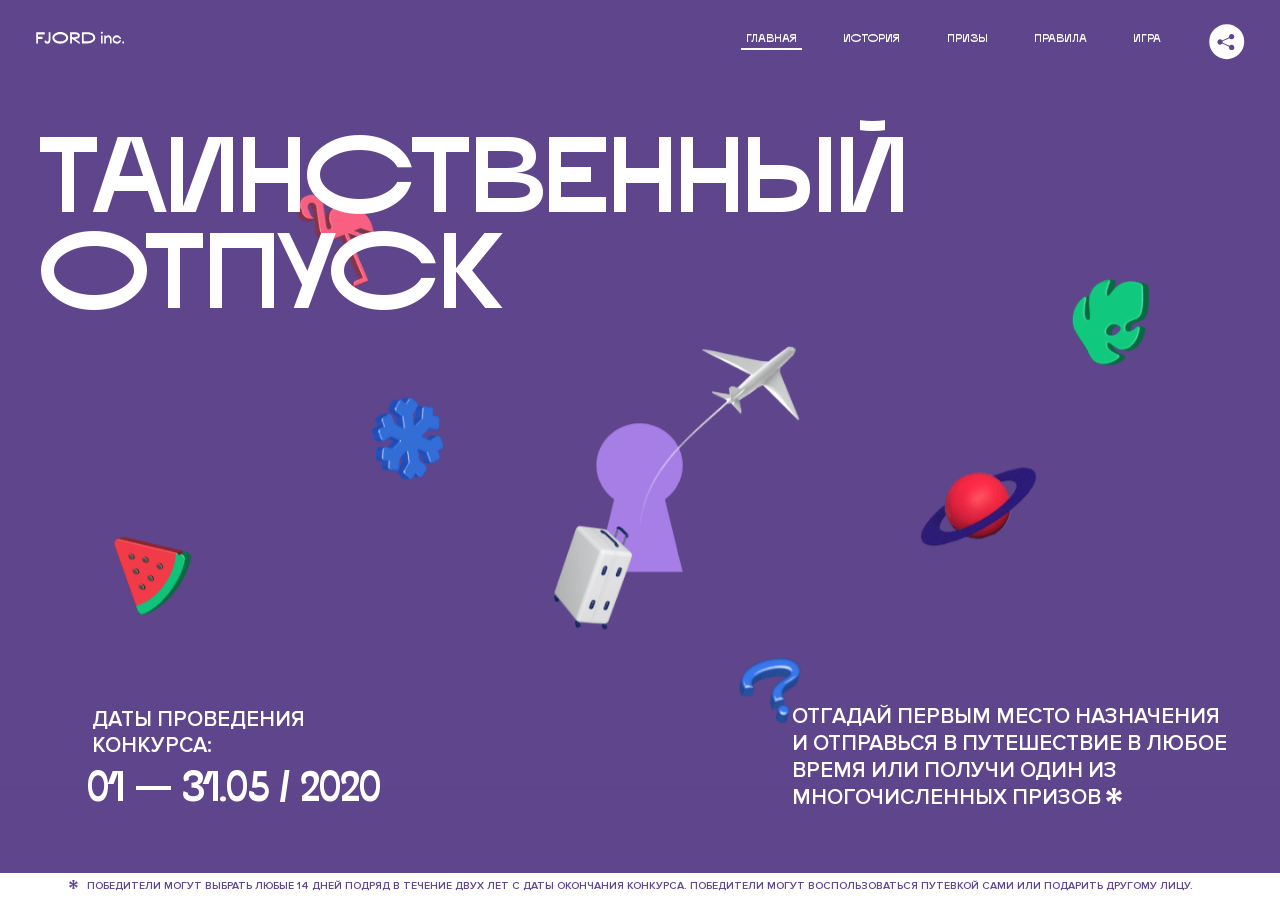
<file: 4/index.html>
<!DOCTYPE html>
<html lang="ru">
<head>
  <meta charset="UTF-8">
  <meta name="description" content="">
  <meta name="viewport" content="width=device-width, initial-scale=1.0">
  <meta http-equiv="X-UA-Compatible" content="ie=edge">
  <title>Mysterious Vacation</title>
<link href="css/style.min.css" rel="stylesheet">  <base href="https://htmlacademy-animation.github.io/959701-magic-vacation-1/4/">
</head>
<body>

  <header class="page-header js-header">
    <div class="page-header__wrapper">
      <a href="#" class="page-header__logo" aria-label="Перейти на страницу FJORD.Inc">
        <svg width="100" height="15" viewBox="0 0 100 15" fill="none" xmlns="http://www.w3.org/2000/svg">
          <path d="M0.26 1.4V14H2.276V8.906H7.334V6.44H2.276V3.848H9.872V1.4H0.26ZM12.733 14.36C15.127 14.36 16.243 12.65 16.243 9.5V1.4H14.263V8.96C14.263 11.21 13.723 11.876 12.733 11.876C11.833 11.876 11.473 11.3 11.347 10.58L9.36702 10.94C9.63702 13.046 10.663 14.36 12.733 14.36ZM18.3918 7.7C18.3918 11.372 22.3878 14.36 27.3198 14.36C32.2518 14.36 36.2478 11.372 36.2478 7.7C36.2478 4.028 32.2518 1.04 27.3198 1.04C22.3878 1.04 18.3918 4.028 18.3918 7.7ZM20.6058 7.7C20.6058 5.378 23.6118 3.524 27.3198 3.524C30.9918 3.524 33.9798 5.378 33.9798 7.7C33.9798 10.004 30.9918 11.858 27.3198 11.858C23.6118 11.858 20.6058 10.004 20.6058 7.7ZM40.403 14V8.906H40.799L49.079 14.702V12.38L44.039 8.906H44.201C47.999 8.906 49.277 7.304 49.277 5.162C49.277 3.092 47.999 1.4 44.201 1.4H38.387V14H40.403ZM43.535 3.722C45.785 3.722 47.045 4.136 47.045 5.432C47.045 6.764 45.785 7.034 43.535 7.034H40.403V3.722H43.535ZM51.6936 1.382V14H57.8676C62.7456 14 66.7236 11.534 66.7236 7.7C66.7236 3.848 62.7456 1.382 57.8676 1.382H51.6936ZM53.7096 11.624V3.722H57.5436C61.5396 3.722 64.4916 5.018 64.4916 7.7C64.4916 10.238 61.5396 11.624 57.5436 11.624H53.7096ZM73.1832 14.018H74.9832V5H73.1832V14.018ZM72.9132 1.976C72.9132 2.57 73.3992 3.092 74.0832 3.092C74.7492 3.092 75.2352 2.57 75.2352 1.976C75.2352 1.382 74.7672 0.805999 74.0832 0.805999C73.3812 0.805999 72.9132 1.382 72.9132 1.976ZM76.7867 14H78.5687V9.104C78.7487 8.006 79.5947 6.962 81.0887 6.962C82.1147 6.962 83.2667 7.448 83.2667 9.554V14H85.0487V9.014C85.0487 6.152 83.2307 4.73 81.3587 4.73C79.9187 4.73 79.0727 5.558 78.5687 6.854V5H76.7867V14ZM90.9898 14.27C93.5098 14.27 95.3818 12.506 95.7238 10.328H94.0498C93.7258 11.3 92.6998 12.02 90.9898 12.02C88.8478 12.02 87.7678 10.922 87.7678 9.59C87.7678 8.24 88.8478 6.962 90.9898 6.962C92.7538 6.962 93.7978 7.844 94.0858 8.924H95.7418C95.4358 6.71 93.6178 4.73 90.9898 4.73C88.0918 4.73 86.1298 7.124 86.1298 9.59C86.1298 12.074 88.1278 14.27 90.9898 14.27ZM97.0693 12.938C97.0693 13.658 97.5553 14.144 98.2753 14.144C98.9953 14.144 99.4813 13.658 99.4813 12.938C99.4813 12.2 98.9953 11.714 98.2753 11.714C97.5553 11.714 97.0693 12.2 97.0693 12.938Z" fill="currentColor"></path>
        </svg>
      </a>
      <button class="page-header__toggler js-menu-toggler" type="button" aria-label="Управление мобильным меню"><span>Меню</span></button>
      <nav class="page-header__nav">
        <div class="page-header__menu js-menu" id="menu">
          <ul>
            <li>
              <a class="js-menu-link active" href="#top" data-href="top">главная</a>
            </li>
            <li>
              <a class="js-menu-link" href="#story" data-href="story">история</a>
            </li>
            <li>
              <a class="js-menu-link" href="#prizes" data-href="prizes">призы</a>
            </li>
            <li>
              <a class="js-menu-link" href="#rules" data-href="rules">правила</a>
            </li>
            <li>
              <a class="js-menu-link" href="#game" data-href="game">игра</a>
            </li>
          </ul>
        </div>
        <div class="page-header__social">
          <div class="social-block js-social-block">
            <button class="social-block__toggler" aria-label="Управлять блоком с социальными кнопками">
              <svg width="26" height="22" viewBox="0 0 27 22" fill="none" xmlns="http://www.w3.org/2000/svg">
                <path d="M19.6721 7.43664C21.6273 7.43664 23.213 5.85095 23.213 3.89566C23.213 1.94037 21.6273 0.354675 19.6721 0.354675C17.7168 0.354675 16.1311 1.94037 16.1311 3.89566C16.1311 4.19968 16.1728 4.49178 16.2458 4.77345L7.21751 8.95527C6.57519 8.05214 5.52303 7.46049 4.33078 7.46049C2.37549 7.46049 0.789795 9.04618 0.789795 11.0015C0.789795 12.9568 2.37549 14.5425 4.33078 14.5425C5.52303 14.5425 6.57668 13.9508 7.21751 13.0477L16.2458 17.2295C16.1743 17.5112 16.1311 17.8033 16.1311 18.1073C16.1311 20.0626 17.7168 21.6483 19.6721 21.6483C21.6273 21.6483 23.213 20.0626 23.213 18.1073C23.213 16.152 21.6273 14.5663 19.6721 14.5663C18.4798 14.5663 17.4262 15.158 16.7853 16.0611L7.75701 11.8793C7.82854 11.5976 7.87176 11.3055 7.87176 11.0015C7.87176 10.6974 7.83003 10.4053 7.75701 10.1237L16.7853 5.94186C17.4262 6.84499 18.4783 7.43664 19.6721 7.43664Z" fill="currentColor"></path>
              </svg>
            </button>
            <ul class="social-block__list">
              <li>
                <a class="social-block__link social-block__link--fb" href="#" aria-label="Мы на Facebook">
                  <svg width="8" height="17" viewBox="0 0 8 17" fill="none" xmlns="http://www.w3.org/2000/svg">
                    <path d="M4.24646 16.9899H1.09275L1.05793 8.49828H0V5.30707H1.05793V3.81124C1.05793 1.42084 2.57654 0 5.21735 0H7.41758V3.18585H5.30841C4.28262 3.18585 4.2478 3.48582 4.2478 4.24914V5.30707H7.42964L7.16716 8.49828H4.2478V16.9899H4.24646Z" fill="currentColor"></path>
                  </svg>
                </a>
              </li>
              <li>
                <a class="social-block__link social-block__link--insta" href="#" aria-label="Мы в Instagram">
                  <svg width="15" height="15" viewBox="0 0 15 15" fill="none" xmlns="http://www.w3.org/2000/svg">
                    <path d="M11.0197 0H4.19806C2.14246 0 0.471191 1.66993 0.471191 3.72285V10.5499C0.471191 12.6082 2.14112 14.2727 4.19806 14.2727H11.0197C13.0753 14.2727 14.7466 12.6082 14.7466 10.5499V3.72285C14.7466 1.67127 13.0753 0 11.0197 0ZM11.0197 12.4849H4.19806C3.13076 12.4849 2.26432 11.6158 2.26432 10.5512V3.72419C2.26432 2.65956 3.13076 1.79715 4.19806 1.79715H11.0197C12.087 1.79715 12.9535 2.6609 12.9535 3.72419V10.5512C12.9535 11.6145 12.087 12.4849 11.0197 12.4849Z" fill="currentColor"></path>
                    <path d="M7.60887 3.11084C5.38989 3.11084 3.58203 4.9187 3.58203 7.14036C3.58203 9.35532 5.38989 11.1645 7.60887 11.1645C9.83053 11.1645 11.6357 9.35666 11.6357 7.14036C11.6357 4.9187 9.83053 3.11084 7.60887 3.11084ZM7.60887 9.36871C6.37551 9.36871 5.37784 8.37372 5.37784 7.14036C5.37784 5.90699 6.37551 4.90665 7.60887 4.90665C8.83822 4.90665 9.84259 5.90833 9.84259 7.14036C9.84392 8.37238 8.83822 9.36871 7.60887 9.36871Z" fill="currentColor"></path>
                    <path d="M11.3573 2.35962C10.8256 2.35962 10.3931 2.79752 10.3931 3.32381C10.3931 3.85546 10.8256 4.29336 11.3573 4.29336C11.8862 4.29336 12.3215 3.85546 12.3215 3.32381C12.3215 2.79752 11.8862 2.35962 11.3573 2.35962Z" fill="currentColor"></path>
                  </svg>
                </a>
              </li>
              <li>
                <a class="social-block__link social-block__link--vk" href="#" aria-label="Мы ВКонтакте">
                  <svg width="17" height="10" viewBox="0 0 17 10" fill="none" xmlns="http://www.w3.org/2000/svg">
                    <path d="M14.1234 4.9002C14.1234 4.9002 16.3623 1.72708 16.5866 0.680242C16.6595 0.312285 16.4947 0.103188 16.1069 0.103188C16.1069 0.103188 14.8193 0.103188 14.168 0.103188C13.7235 0.103188 13.5587 0.293278 13.4235 0.579768C13.4235 0.579768 12.3724 2.82553 11.0969 4.24712C10.6861 4.70333 10.4781 4.84318 10.2511 4.84318C10.0646 4.84318 9.98625 4.6911 9.98625 4.27834V0.649016C9.98625 0.147997 9.92545 0.00135496 9.5066 0.00135496H6.39628C6.15578 0.00135496 6.0085 0.134417 6.0085 0.324506C6.0085 0.801084 6.73406 0.908351 6.73406 2.20231V4.87305C6.73406 5.40529 6.70569 5.61575 6.45303 5.61575C5.78016 5.61575 4.19528 3.30618 3.30623 0.678887C3.12923 0.145282 2.93737 0 2.43475 0H0.486409C0.205373 0 0 0.190085 0 0.476576C0 0.991172 0.60666 3.40801 2.99277 6.64358C4.59927 8.8201 6.70569 10 8.60269 10C9.76196 10 10.0416 9.80312 10.0416 9.31432V7.63883C10.0416 7.22607 10.2065 7.04956 10.4429 7.04956C10.7078 7.04956 11.1847 7.13238 12.2805 8.22268C13.5843 9.47862 13.6762 10 14.3896 10H16.5676C16.7919 10 17 9.89273 17 9.52342C17 9.02919 16.3623 8.15343 15.384 7.10659C14.9801 6.56755 14.3302 5.98914 14.1248 5.72301C13.8275 5.40801 13.9154 5.23014 14.1234 4.9002Z" fill="currentColor"></path>
                  </svg>
                </a>
              </li>
            </ul>
          </div>
        </div>
      </nav>
    </div>
  </header>

  <main class="page-content">

    <section class="animation-screen"></section>

    <section class="screen screen--hidden screen--intro" id="top">
      <div class="screen__wrapper">
        <div class="intro">
          <h1 class="intro__title">Таинственный отпуск</h1>
          <div class="intro__content">
            <div class="intro__info">
              <p class="intro__label">Даты проведения конкурса:</p>
              <p class="intro__date">01 — 31.05 / 2020</p>
            </div>
            <div class="intro__message">
              <p>
                Отгадай первым место назначения и&nbsp;отправься в&nbsp;путешествие в&nbsp;любое время или получи один из многочисленных призов
                <svg width="16" height="16" viewBox="0 0 10 10" fill="none" xmlns="http://www.w3.org/2000/svg">
                  <path d="M0 6.35337L3.90271 4.99012L0 3.64663L1.34615 1.32374L4.44287 4.01073L3.67364 0H6.34615L5.57692 4.01073L8.65385 1.32374L10 3.64663L6.13405 4.99012L10 6.35337L8.65385 8.65651L5.57692 5.98927L6.34615 10H3.67364L4.44287 5.96952L1.34615 8.65651L0 6.35337Z" fill="currentColor"></path>
                </svg>
              </p>
            </div>
          </div>
        </div>
      </div>
      <div class="screen__footer js-footer">
        <button class="screen__footer-enlarge js-footer-toggler" type="button" aria-label="Показать сообщение">
          <svg width="10" height="10" viewBox="0 0 10 10" fill="none" xmlns="http://www.w3.org/2000/svg">
            <path d="M0 6.35337L3.90271 4.99012L0 3.64663L1.34615 1.32374L4.44287 4.01073L3.67364 0H6.34615L5.57692 4.01073L8.65385 1.32374L10 3.64663L6.13405 4.99012L10 6.35337L8.65385 8.65651L5.57692 5.98927L6.34615 10H3.67364L4.44287 5.96952L1.34615 8.65651L0 6.35337Z" fill="currentColor"></path>
          </svg>
        </button>
        <button class="screen__footer-collapse js-footer-toggler" type="button" aria-label="Скрыть сообщение">
          <svg width="13" height="13" viewBox="0 0 13 13" fill="none" xmlns="http://www.w3.org/2000/svg">
            <line x1="12.3536" y1="0.353553" x2="0.738349" y2="11.9688" stroke="currentColor"></line>
            <line x1="0.738319" y1="0.539925" x2="12.3535" y2="12.1551" stroke="currentColor"></line>
          </svg>
        </button>
        <div class="screen__footer-wrapper">
          <div class="screen__footer-announce">
            <p class="screen__footer-label">Даты проведения конкурса:</p>
            <p class="screen__footer-date">01 — 31.05 / 2020</p>
          </div>
          <div class="screen__footer-note">
            <p>
              <svg width="10" height="10" viewBox="0 0 10 10" fill="none" xmlns="http://www.w3.org/2000/svg">
                <path d="M0 6.35337L3.90271 4.99012L0 3.64663L1.34615 1.32374L4.44287 4.01073L3.67364 0H6.34615L5.57692 4.01073L8.65385 1.32374L10 3.64663L6.13405 4.99012L10 6.35337L8.65385 8.65651L5.57692 5.98927L6.34615 10H3.67364L4.44287 5.96952L1.34615 8.65651L0 6.35337Z" fill="currentColor"></path>
              </svg>
              <span>Победители могут выбрать любые 14 дней подряд в&nbsp;течение двух лет с&nbsp;даты окончания конкурса. Победители могут воспользоваться путевкой сами или подарить другому лицу.</span>
            </p>
          </div>
        </div>
      </div>
    </section>

    <section class="screen screen--hidden screen--story" id="story">

      <div class="slider swiper-container js-slider">

        <div class="swiper-wrapper">

          <div class="slider__item swiper-slide">
            <h2 class="slider__item-title">История</h2>
            <p class="slider__item-text">Джеймс Таргет был основателем компании &laquo;Fjord Inc.&raquo;. С&nbsp;1965 года &laquo;Fjord Inc.&raquo; прославилась надёжными и&nbsp;удобными чемоданами и&nbsp;аксессуарами для туристов.</p>
          </div>

          <div class="slider__item swiper-slide">
            <p class="slider__item-text">Когда Джеймсу было 7&nbsp;лет, в&nbsp;их&nbsp;доме гостил дядюшка и&nbsp;развлекал детей рассказами о&nbsp;своей поездке в&nbsp;место, показавшееся малышу Таргету невероятным. Тогда Джеймс решил, что однажды посетит его, но&nbsp;не&nbsp;будет рассказывать о&nbsp;мечте, пока не&nbsp;осуществит.</p>
          </div>

          <div class="slider__item swiper-slide">
            <p class="slider__item-text">Джеймс Таргет стал увлеченным путешественником. Он&nbsp;посетил 5&nbsp;континентов, 126&nbsp;стран.</p>
          </div>

          <div class="slider__item swiper-slide">
            <p class="slider__item-text">Он&nbsp;сплавлялся по&nbsp;Амазонке и&nbsp;погружался в&nbsp;пещеры Франции, медитировал в&nbsp;горах Тибета и&nbsp;пожимал руку вождя племени Акугауа.</p>
          </div>

          <div class="slider__item swiper-slide">
            <p class="slider__item-text">Из&nbsp;своих поездок Джеймс Таргет привозил идеи, как сделать свои чемоданы &laquo;Fjord Inc.&raquo; удобными и&nbsp;приспособленными к&nbsp;разным дорожным условиям.</p>
          </div>

          <div class="slider__item swiper-slide">
            <p class="slider__item-text">Всё это время Джеймс не&nbsp;оставлял идею поездки своей мечты. Однако, как только он&nbsp;брался за&nbsp;планирование, возникали препятствия, не&nbsp;позволяющие отправиться туда.</p>
          </div>

          <div class="slider__item swiper-slide">
            <p class="slider__item-text">В&nbsp;возрасте 67&nbsp;лет Джеймс Таргет попал под лавину и&nbsp;погиб. В&nbsp;своём завещании он&nbsp;поручил отправить в&nbsp;заветное путешествие трёх смельчаков, единых с&nbsp;ним духом.</p>
          </div>

          <div class="slider__item swiper-slide">
            <p class="slider__item-text">Тех, кто сможет узнать таинственное место, задавая вопросы специально обученному ИИ&nbsp;&laquo;Соне&raquo;, ждет фантастическое путешествие.</p>
          </div>
        </div>
        <div class="slider__controls">
          <button class="slider__control slider__control--prev js-control-prev" type="button" aria-label="Показать предыдущую историю">
            <svg width="12" height="22" viewBox="0 0 12 22" fill="none" xmlns="http://www.w3.org/2000/svg">
              <path d="M11 1L1 11L11 21" stroke="currentColor" stroke-width="2" stroke-linejoin="round"></path>
            </svg>
          </button>
          <button class="slider__control slider__control--next js-control-next" type="button" aria-label="Показать следующую историю">
            <svg width="12" height="22" viewBox="0 0 12 22" fill="none" xmlns="http://www.w3.org/2000/svg">
              <path d="M1 1L11 11L1 21" stroke="currentColor" stroke-width="2" stroke-linejoin="round"></path>
            </svg>
          </button>
        </div>
        <div class="slider__pagination swiper-pagination"></div>
      </div>
    </section>

    <section class="screen screen--hidden screen--prizes" id="prizes">
      <div class="screen__wrapper">
        <div class="prizes">
          <h2 class="prizes__title">ПРизы</h2>
          <div class="prizes__lead">
            <p>Найди ответ и&nbsp;получи один из&nbsp;призов:</p>
          </div>
          <ul class="prizes__list">
            <li class="prizes__item prizes__item--journeys">
              <div class="prizes__icon">
                <picture>
                  <source srcset="img/prize1-mob.svg" media="(orientation: portrait)">
                  <img src="img/prize1.svg" alt="">
                </picture>
              </div>
              <p class="prizes__desc">
                <b>3</b>
                <span>загадочных путешествия</span>
              </p>
            </li>
            <li class="prizes__item prizes__item--cases">
              <div class="prizes__icon">
                <picture>
                  <source srcset="img/prize2-mob.svg" media="(orientation: portrait)">
                  <img src="img/prize2.svg" alt="">
                </picture>
              </div>
              <p class="prizes__desc">
                <b>7</b>
                <span>надежных чемоданов</span>
              </p>
            </li>
            <li class="prizes__item prizes__item--codes">
              <div class="prizes__icon">
                <picture>
                  <source srcset="img/prize3-mob.svg" media="(orientation: portrait)">
                  <img src="img/prize3.svg" alt="">
                </picture>
              </div>
              <p class="prizes__desc">
                <b>900</b>
                <span>
                  промокодов на&nbsp;скидку 15%
                  <svg width="10" height="10" viewBox="0 0 10 10" fill="none" xmlns="http://www.w3.org/2000/svg">
                    <path d="M0 6.35337L3.90271 4.99012L0 3.64663L1.34615 1.32374L4.44287 4.01073L3.67364 0H6.34615L5.57692 4.01073L8.65385 1.32374L10 3.64663L6.13405 4.99012L10 6.35337L8.65385 8.65651L5.57692 5.98927L6.34615 10H3.67364L4.44287 5.96952L1.34615 8.65651L0 6.35337Z" fill="currentColor"></path>
                  </svg>
                </span>
              </p>
            </li>
          </ul>
        </div>
      </div>
      <div class="screen__footer js-footer">
        <button class="screen__footer-enlarge js-footer-toggler" type="button" aria-label="Показать сообщение">
          <svg width="10" height="10" viewBox="0 0 10 10" fill="none" xmlns="http://www.w3.org/2000/svg">
            <path d="M0 6.35337L3.90271 4.99012L0 3.64663L1.34615 1.32374L4.44287 4.01073L3.67364 0H6.34615L5.57692 4.01073L8.65385 1.32374L10 3.64663L6.13405 4.99012L10 6.35337L8.65385 8.65651L5.57692 5.98927L6.34615 10H3.67364L4.44287 5.96952L1.34615 8.65651L0 6.35337Z" fill="currentColor"></path>
          </svg>
        </button>
        <button class="screen__footer-collapse js-footer-toggler" type="button" aria-label="Скрыть сообщение">
          <svg width="13" height="13" viewBox="0 0 13 13" fill="none" xmlns="http://www.w3.org/2000/svg">
            <line x1="12.3536" y1="0.353553" x2="0.738349" y2="11.9688" stroke="currentColor"></line>
            <line x1="0.738319" y1="0.539925" x2="12.3535" y2="12.1551" stroke="currentColor"></line>
          </svg>
        </button>
        <div class="screen__footer-wrapper">
          <div class="screen__footer-announce">
            <p class="screen__footer-label">Даты проведения конкурса:</p>
            <p class="screen__footer-date">01 — 31.05 / 2020</p>
          </div>
          <div class="screen__footer-note">
            <p>
              <svg width="10" height="10" viewBox="0 0 10 10" fill="none" xmlns="http://www.w3.org/2000/svg">
                <path d="M0 6.35337L3.90271 4.99012L0 3.64663L1.34615 1.32374L4.44287 4.01073L3.67364 0H6.34615L5.57692 4.01073L8.65385 1.32374L10 3.64663L6.13405 4.99012L10 6.35337L8.65385 8.65651L5.57692 5.98927L6.34615 10H3.67364L4.44287 5.96952L1.34615 8.65651L0 6.35337Z" fill="currentColor"></path>
              </svg>
              <span>Скидка&nbsp;15% на&nbsp;единоразовое приобретение путёвки с&nbsp;1&nbsp;июня 2020 по&nbsp;31&nbsp;мая 2022&nbsp;года. Суммируется с&nbsp;другими акциями</span>
            </p>
          </div>
        </div>
      </div>
    </section>

    <section class="screen screen--hidden screen--rules" id="rules">
      <div class="screen__wrapper">
        <div class="rules">
          <h2 class="rules__title">Правила</h2>
          <div class="rules__lead">
            <p>Для того чтобы получить наследство Джеймса Таргета, тебе нужно выведать у&nbsp;&laquo;Сони&raquo;, куда предстоит отправиться тебе в&nbsp;случае победы</p>
          </div>
          <ol class="rules__list" data-animation="list">
            <li class="rules__item">
              <p>Тебе отводится <br>5&nbsp;минут</p>
            </li>
            <li class="rules__item">
              <p>Задавай любые вопросы в&nbsp;текстовом поле</p>
            </li>
            <li class="rules__item">
              <p>Нажимай кнопку &laquo;Узнать&raquo;, чтобы получить ответ</p>
            </li>
            <li class="rules__item">
              <p>&laquo;Соня&raquo; может отвечать только&nbsp;Да или Нет</p>
            </li>
          </ol>
          <a href="#game" class="rules__link btn">
            <span class="rules__link-text">Погнали!</span>
          </a>
        </div>
      </div>
      <div class="screen__disclaimer">
        <div class="disclaimer">
          <ul>
            <li>
              <a href="#">Правовая информация</a>
            </li>
            <li>
              <a href="#">Подробные правила</a>
            </li>
          </ul>
        </div>
      </div>
    </section>

    <section class="screen screen--hidden screen--game" id="game">
      <div class="screen__wrapper">
        <div class="game">
          <div class="game__header">
            <h2 class="game__title">Игра</h2>
            <div class="game__counter">
              <span>05</span>:<span>00</span>
            </div>
          </div>
          <div class="game__body">
            <div class="chat">
              <div class="chat__body js-chat">
                <ul class="chat__list" id="messages"></ul>
              </div>
              <div class="chat__footer">
                <form action="#" method="post" class="form" id="message-form">
                  <label for="message-field" class="visually-hidden">Поле для ввода вопроса</label>
                  <input type="text" class="form__field" id="message-field">
                  <button class="form__button btn">
                    Узнать
                    <svg width="18" height="19" viewBox="0 0 18 19" fill="none" xmlns="http://www.w3.org/2000/svg">
                      <path stroke="currentColor" stroke-width="2" d="M9 19V1"></path>
                      <path d="M1 9l8-8 8 8" stroke="currentColor" stroke-width="2" stroke-linejoin="round"></path>
                    </svg>
                  </button>
                </form>
              </div>
            </div>
          </div>
          <!-- временные кнопки для показа результата -->
          <div class="game__buttons">
            <button class="game__button btn js-show-result" type="button" data-target="result">Положительный результат</button>
            <button class="game__button btn js-show-result" type="button" data-target="result2">Положительный результат - 2</button>
            <button class="game__button btn js-show-result" type="button" data-target="result3">Отрицательный результат</button>
          </div>
        </div>
      </div>
    </section>

    <section class="screen screen--hidden screen--result" id="result">
      <div class="screen__wrapper">
        <div class="result result--trip">
          <div class="result__image">
            <picture>
              <source srcset="img/result1-mob.png 1x, img/result1-mob@2x.png 2x" media="(max-width: 768px) and (orientation: portrait)">
              <img src="img/result1.png" srcset="img/result1@2x.png 2x" alt="">
            </picture>
          </div>
          <h2 class="result__title">
            <span class="visually-hidden">ПОбеда!</span>
            <svg xmlns="http://www.w3.org/2000/svg" viewBox="0 0 568.85 109.24">
              <path d="M16,24.44V92H2.6V8H75V92H61.52V24.44H16Z" transform="translate(-2.1 -1.5)" fill="none" stroke="currentColor"></path>
              <path d="M148.76,5.6c32.88,0,59.52,19.92,59.52,44.4s-26.64,44.4-59.52,44.4S89.24,74.48,89.24,50,115.88,5.6,148.76,5.6Zm0,72.12c24.48,0,44.4-12.36,44.4-27.72s-19.92-27.84-44.4-27.84C124,22.16,104,34.52,104,50S124,77.72,148.76,77.72Z" transform="translate(-2.1 -1.5)" fill="none" stroke="currentColor"></path>
              <path d="M287.36,8V24.44H236v14.4h25.32c25.44,0,34,11.16,34,26.52,0,15.6-8.52,26.64-34,26.64H222.56V8h64.8ZM256.88,76.52c15.12,0,23.52-2,23.52-11.52S272,54.44,256.88,54.44H236V76.52h20.88Z" transform="translate(-2.1 -1.5)" fill="none" stroke="currentColor"></path>
              <path d="M371.47,8V24.44H320.84V41.6h33.6V58h-33.6V75.56h50.64V92H307.4V8h64.08Z" transform="translate(-2.1 -1.5)" fill="none" stroke="currentColor"></path>
              <path d="M382.39,110.24V75.56h7.44c4.56-4.68,7.8-18.36,8.76-56L399,8h48.6V75.56h10v34.68H442.87V92H397v18.24H382.39Zm51.72-34.68V24.44H411.55v3.12c-0.48,22.44-3.24,37.68-7.2,48h29.76Z" transform="translate(-2.1 -1.5)" fill="none" stroke="currentColor"></path>
              <path d="M463.75,92l28-84h27.12l28.08,84H533.47l-7.8-23.52h-37.8L480.07,92H463.75Zm56.64-40L507,11.84,493.51,52h26.88Z" transform="translate(-2.1 -1.5)" fill="none" stroke="currentColor"></path>
              <path d="M554.12,70.4L555.55,2H569l1.44,68.4H554.12Zm8.28,6.36c4.8,0,8,3.24,8,8.16a8,8,0,1,1-16.08,0C554.35,80,557.59,76.76,562.39,76.76Z" transform="translate(-2.1 -1.5)" fill="none" stroke="currentColor"></path>
            </svg>
          </h2>
          <div class="result__text">
            <p>ты&nbsp;отправляешься в&nbsp;Арктику!</p>
          </div>
          <div class="result__form">
            <form action="#" method="post" class="form form--result">
              <label for="email-field" class="form__label">зарегистрируй результат</label>
              <input type="email" class="form__field" id="email-field" placeholder="e-mail для регистации результата и получения приза" required="">
              <button class="form__button btn">
                отправить
                <svg width="18" height="19" viewBox="0 0 18 19" fill="none" xmlns="http://www.w3.org/2000/svg">
                  <path stroke="currentColor" stroke-width="2" d="M9 19V1"></path>
                  <path d="M1 9l8-8 8 8" stroke="currentColor" stroke-width="2" stroke-linejoin="round"></path>
                </svg>
              </button>
            </form>
          </div>
        </div>
      </div>
    </section>

    <section class="screen screen--hidden screen--result" id="result2">
      <div class="screen__wrapper">
        <div class="result result--prize">
          <div class="result__image">
            <picture>
              <source srcset="img/result2-mob.png 1x, img/result2-mob@2x.png 2x" media="(max-width: 768px) and (orientation: portrait)">
              <img src="img/result2.png" srcset="img/result2@2x.png 2x" alt="">
            </picture>
          </div>
          <h2 class="result__title">
            <span class="visually-hidden">ПОбеда!</span>
            <svg xmlns="http://www.w3.org/2000/svg" viewBox="0 0 568.85 109.24">
              <path d="M16,24.44V92H2.6V8H75V92H61.52V24.44H16Z" transform="translate(-2.1 -1.5)" fill="none" stroke="currentColor"></path>
              <path d="M148.76,5.6c32.88,0,59.52,19.92,59.52,44.4s-26.64,44.4-59.52,44.4S89.24,74.48,89.24,50,115.88,5.6,148.76,5.6Zm0,72.12c24.48,0,44.4-12.36,44.4-27.72s-19.92-27.84-44.4-27.84C124,22.16,104,34.52,104,50S124,77.72,148.76,77.72Z" transform="translate(-2.1 -1.5)" fill="none" stroke="currentColor"></path>
              <path d="M287.36,8V24.44H236v14.4h25.32c25.44,0,34,11.16,34,26.52,0,15.6-8.52,26.64-34,26.64H222.56V8h64.8ZM256.88,76.52c15.12,0,23.52-2,23.52-11.52S272,54.44,256.88,54.44H236V76.52h20.88Z" transform="translate(-2.1 -1.5)" fill="none" stroke="currentColor"></path>
              <path d="M371.47,8V24.44H320.84V41.6h33.6V58h-33.6V75.56h50.64V92H307.4V8h64.08Z" transform="translate(-2.1 -1.5)" fill="none" stroke="currentColor"></path>
              <path d="M382.39,110.24V75.56h7.44c4.56-4.68,7.8-18.36,8.76-56L399,8h48.6V75.56h10v34.68H442.87V92H397v18.24H382.39Zm51.72-34.68V24.44H411.55v3.12c-0.48,22.44-3.24,37.68-7.2,48h29.76Z" transform="translate(-2.1 -1.5)" fill="none" stroke="currentColor"></path>
              <path d="M463.75,92l28-84h27.12l28.08,84H533.47l-7.8-23.52h-37.8L480.07,92H463.75Zm56.64-40L507,11.84,493.51,52h26.88Z" transform="translate(-2.1 -1.5)" fill="none" stroke="currentColor"></path>
              <path d="M554.12,70.4L555.55,2H569l1.44,68.4H554.12Zm8.28,6.36c4.8,0,8,3.24,8,8.16a8,8,0,1,1-16.08,0C554.35,80,557.59,76.76,562.39,76.76Z" transform="translate(-2.1 -1.5)" fill="none" stroke="currentColor"></path>
            </svg>
          </h2>
          <div class="result__text">
            <p>чемодан &laquo;Fjord&nbsp;Inc.&raquo;&nbsp;твой</p>
          </div>
          <div class="result__form">
            <form action="#" method="post" class="form form--result">
              <label for="email-field2" class="form__label">зарегистрируй результат</label>
              <input type="email" class="form__field" id="email-field2" placeholder="e-mail для регистации результата и получения приза" required="">
              <button class="form__button btn">
                отправить
                <svg width="18" height="19" viewBox="0 0 18 19" fill="none" xmlns="http://www.w3.org/2000/svg">
                  <path stroke="currentColor" stroke-width="2" d="M9 19V1"></path>
                  <path d="M1 9l8-8 8 8" stroke="currentColor" stroke-width="2" stroke-linejoin="round"></path>
                </svg>
              </button>
            </form>
          </div>
        </div>
      </div>
    </section>

    <section class="screen screen--hidden screen--result" id="result3">
      <div class="screen__wrapper">
        <div class="result result--negative">
          <div class="result__image">
            <picture>
              <source srcset="img/result3-mob.png 1x, img/result3-mob@2x.png 2x" media="(max-width: 768px) and (orientation: portrait)">
              <img src="img/result3.png" srcset="img/result3@2x.png 2x" alt="">
            </picture>
          </div>
          <h2 class="result__title">
            <span class="visually-hidden">Не угадал!</span>
            <svg xmlns="http://www.w3.org/2000/svg" viewBox="0 0 660.77 109.24">
              <path d="M2.66,92V8H16.1V42.2H53.3V8H66.74V92H53.3V58.64H16.1V92H2.66Z" transform="translate(-2.16 -1.5)" fill="none" stroke="currentColor"></path>
              <path d="M147.62,8V24.44H97V41.6h33.6V58H97V75.56h50.64V92H83.54V8h64.08Z" transform="translate(-2.16 -1.5)" fill="none" stroke="currentColor"></path>
              <path d="M199.22,8l20.52,42.36L235.34,8h16.44l-31,84H204.38l9.48-25.92L185.78,8h13.44Z" transform="translate(-2.16 -1.5)" fill="none" stroke="currentColor"></path>
              <path d="M273.74,24.44V92H260.3V8h50.16V24.44H273.74Z" transform="translate(-2.16 -1.5)" fill="none" stroke="currentColor"></path>
              <path d="M307.1,92l28-84h27.12l28.08,84H376.82L369,68.48h-37.8L323.42,92H307.1Zm56.64-40L350.3,11.84,336.86,52h26.88Z" transform="translate(-2.16 -1.5)" fill="none" stroke="currentColor"></path>
              <path d="M396.38,110.24V75.56h7.44c4.56-4.68,7.8-18.36,8.76-56L412.94,8h48.6V75.56h10v34.68H456.86V92H411v18.24H396.38ZM448.1,75.56V24.44H425.54v3.12c-0.48,22.44-3.24,37.68-7.2,48H448.1Z" transform="translate(-2.16 -1.5)" fill="none" stroke="currentColor"></path>
              <path d="M477.74,92l28-84h27.12L560.9,92H547.46l-7.8-23.52h-37.8L494.06,92H477.74Zm56.64-40-13.44-40.2L507.5,52h26.88Z" transform="translate(-2.16 -1.5)" fill="none" stroke="currentColor"></path>
              <path d="M568.7,76.88a13.77,13.77,0,0,0,5,1c6.6,0,10.44-6.24,12-58.32L586.22,8h46.2V92H619V24.44H598.82l-0.12,3.12C597.14,81,589,94.4,573.74,94.4a28.55,28.55,0,0,1-6.72-.84Z" transform="translate(-2.16 -1.5)" fill="none" stroke="currentColor"></path>
              <path d="M646.1,70.4L647.54,2H661l1.44,68.4H646.1Zm8.28,6.36c4.8,0,8,3.24,8,8.16a8,8,0,0,1-16.08,0C646.34,80,649.58,76.76,654.38,76.76Z" transform="translate(-2.16 -1.5)" fill="none" stroke="currentColor"></path>
            </svg>
          </h2>
          <button class="result__button js-play" type="button">
            не сдавайся!
            <span>
              <svg width="27" height="22" viewBox="0 0 27 22" fill="none" xmlns="http://www.w3.org/2000/svg">
                <path d="M10.6899 1.47998C5.42992 1.47998 1.16992 5.73998 1.16992 11C1.16992 16.26 5.42992 20.52 10.6899 20.52C15.9499 20.52 20.2099 16.26 20.2099 11V7.13998" stroke="currentColor" stroke-width="2" stroke-miterlimit="10"></path>
                <path d="M15.1099 12.5099L20.1499 7.13989L25.3099 12.6299" stroke="currentColor" stroke-width="2" stroke-miterlimit="10" stroke-linejoin="round"></path>
              </svg>
            </span>
          </button>
        </div>
      </div>
    </section>

  </main>

<script src="js/script.js"></script></body>
</html>
</file>
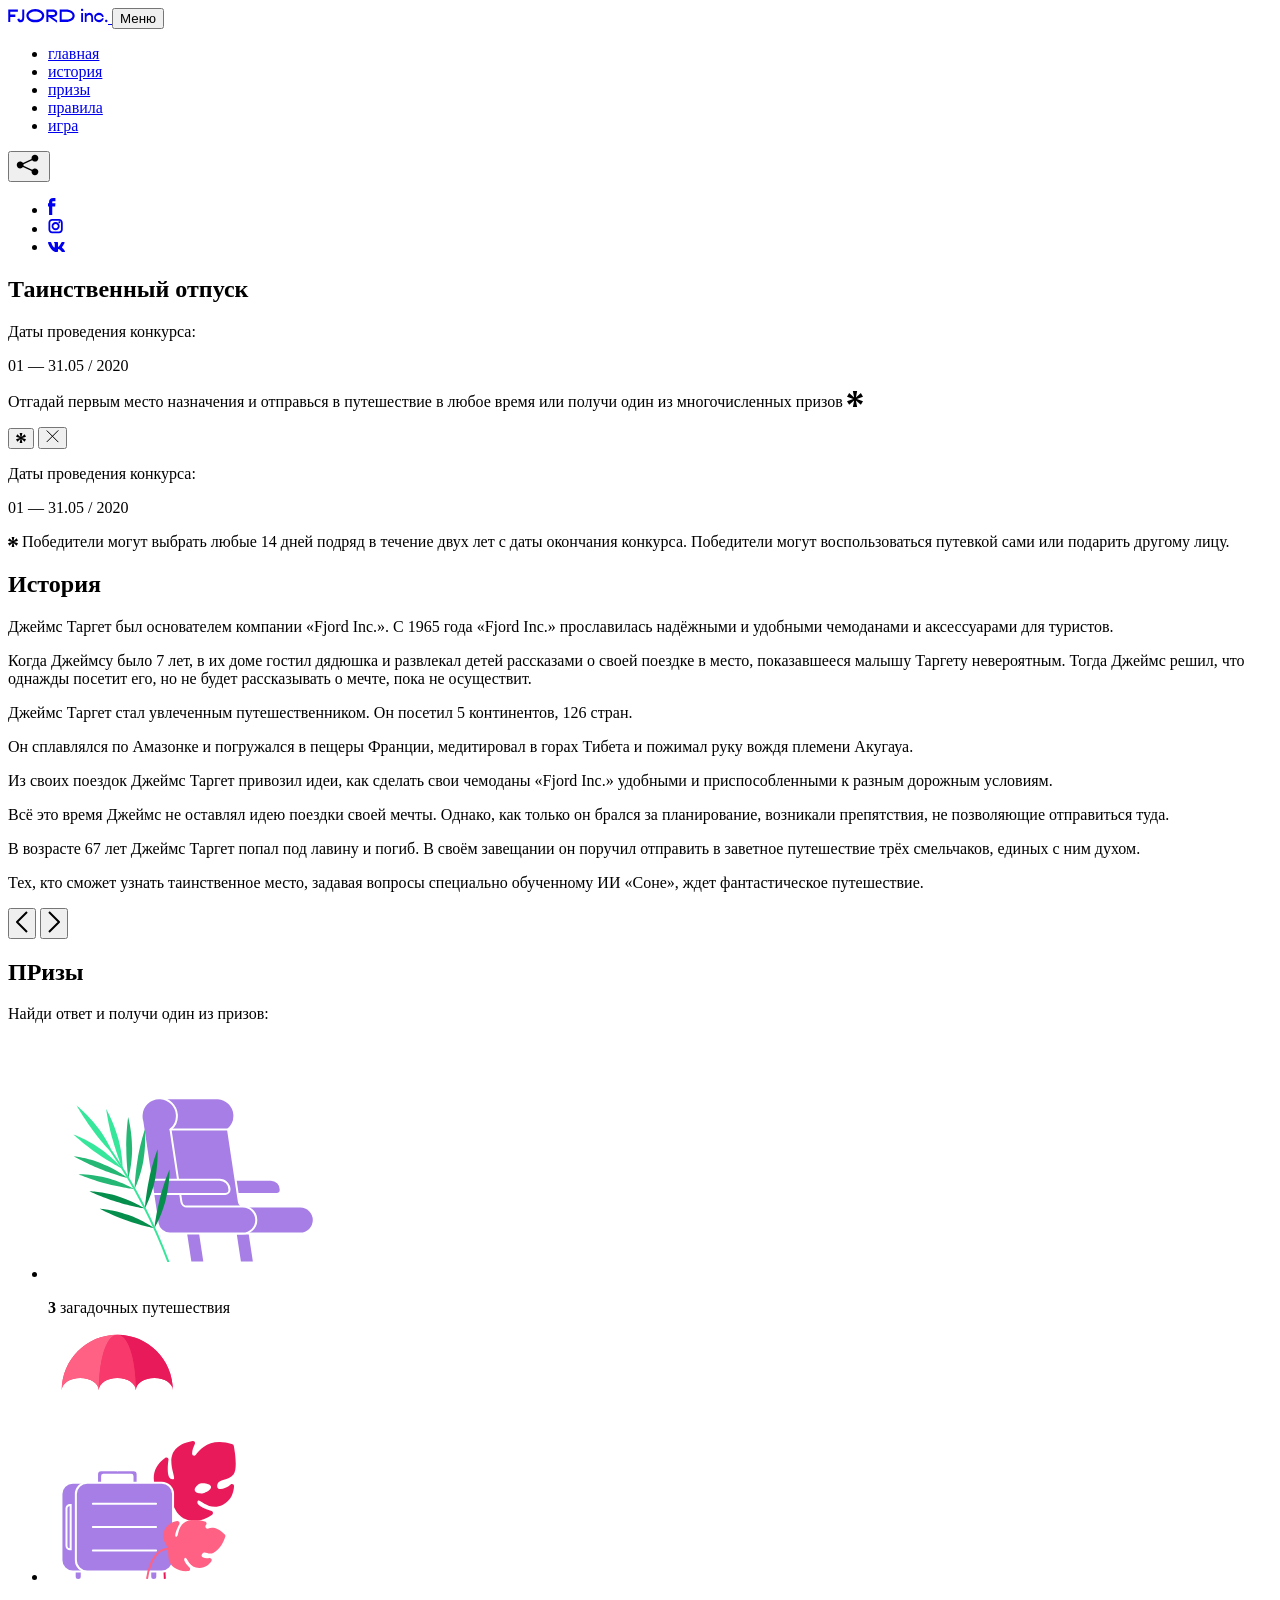
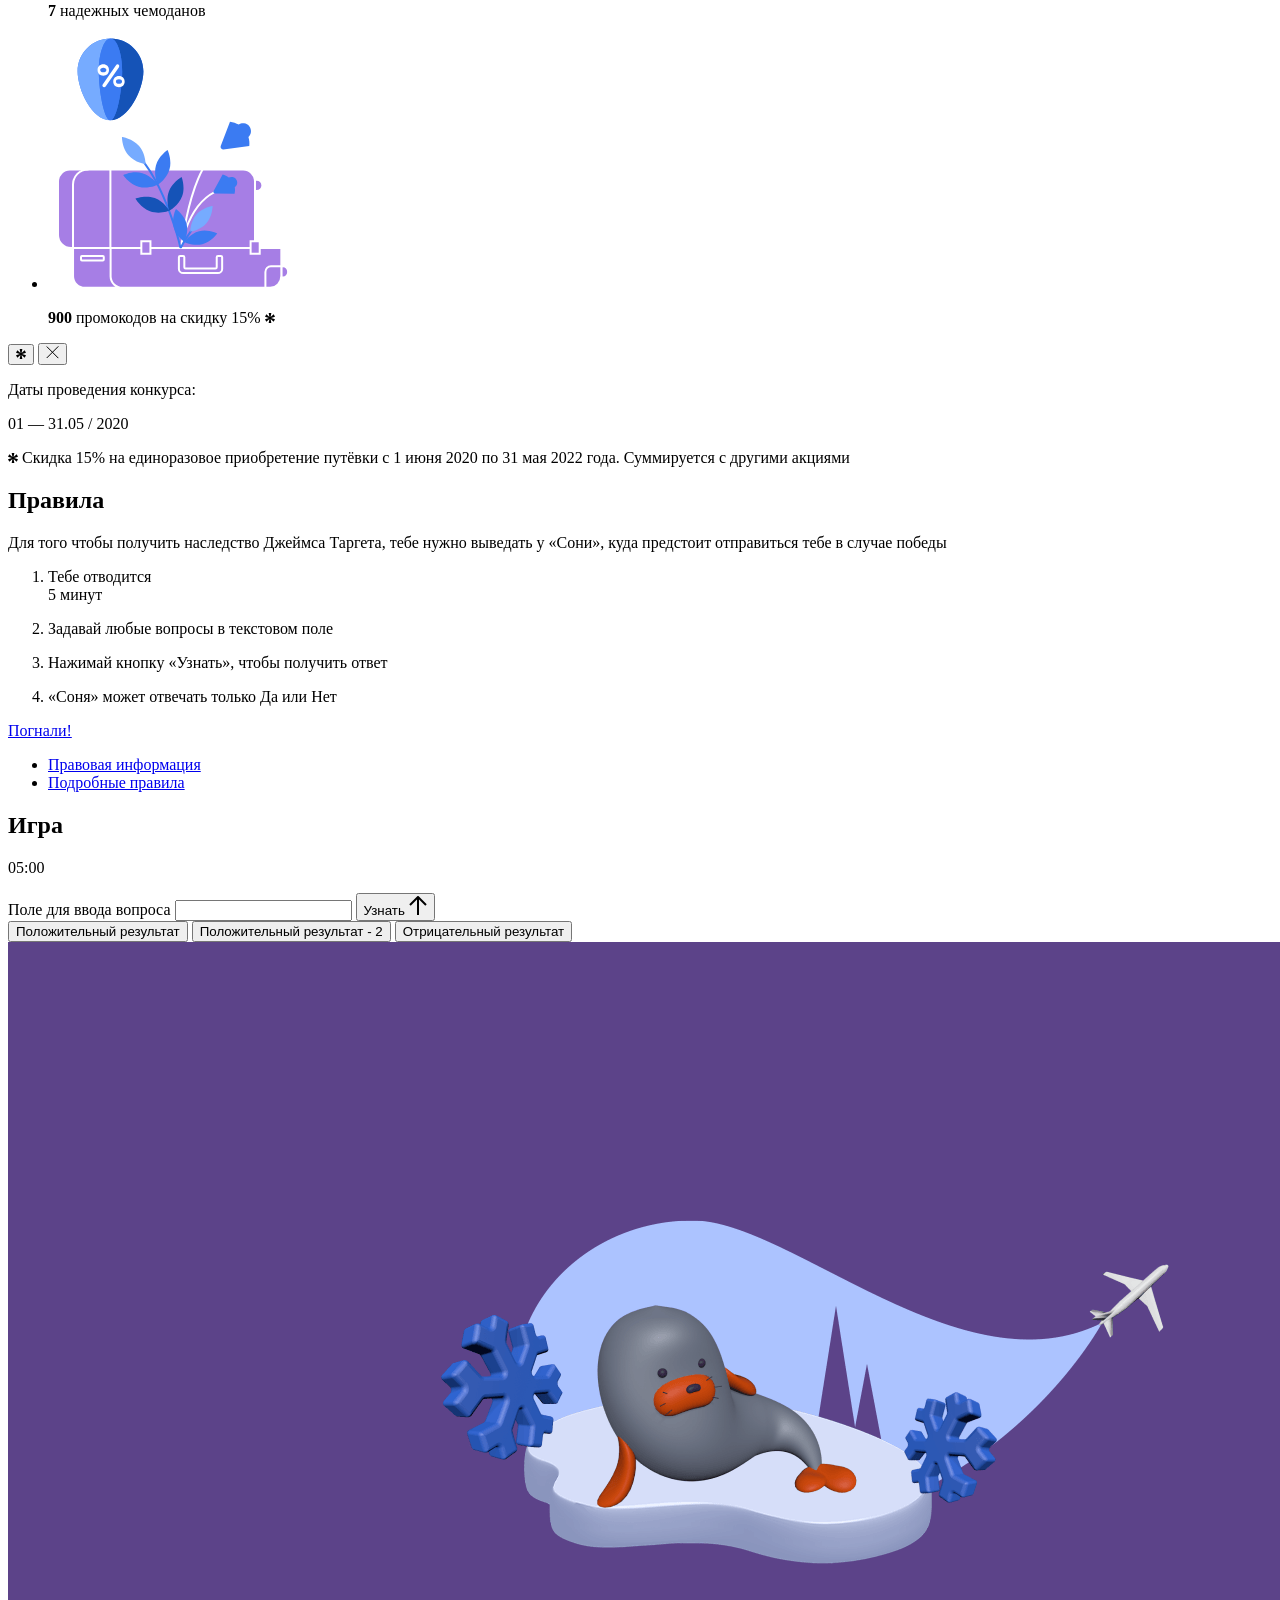
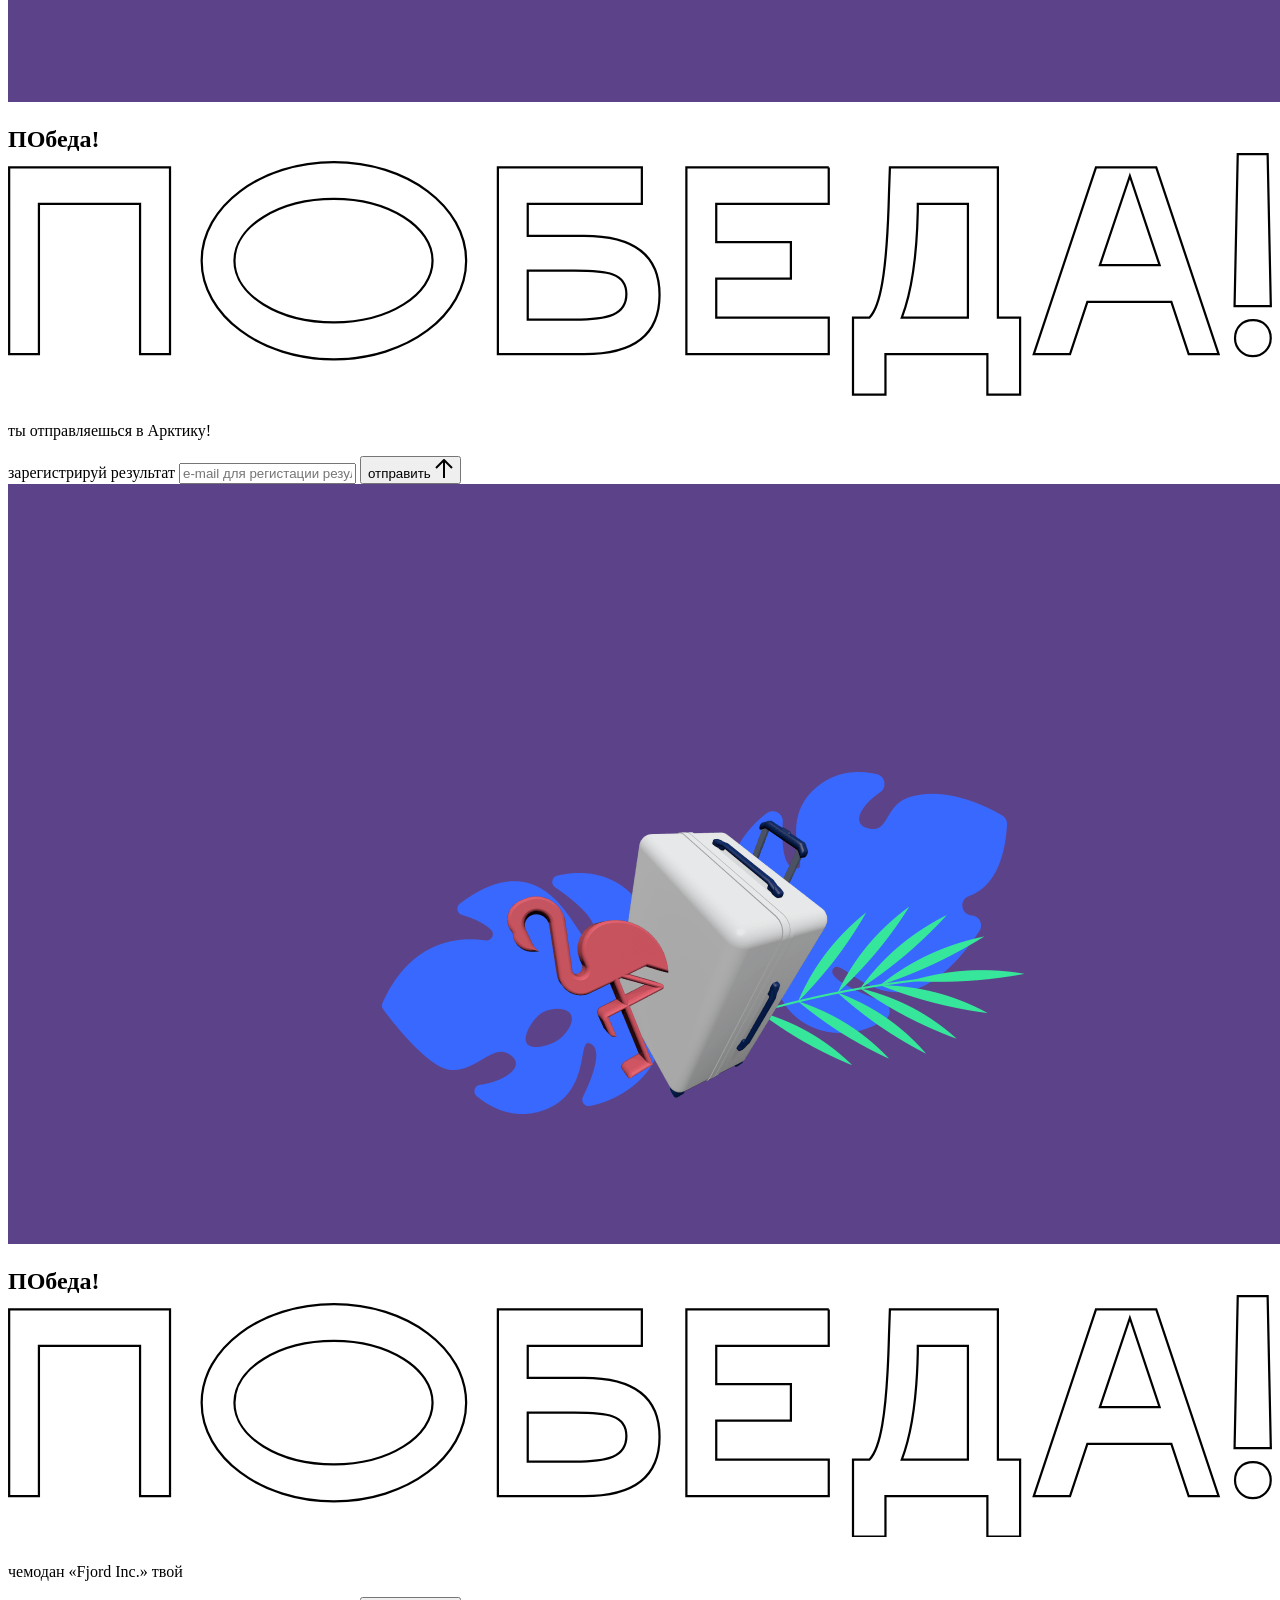
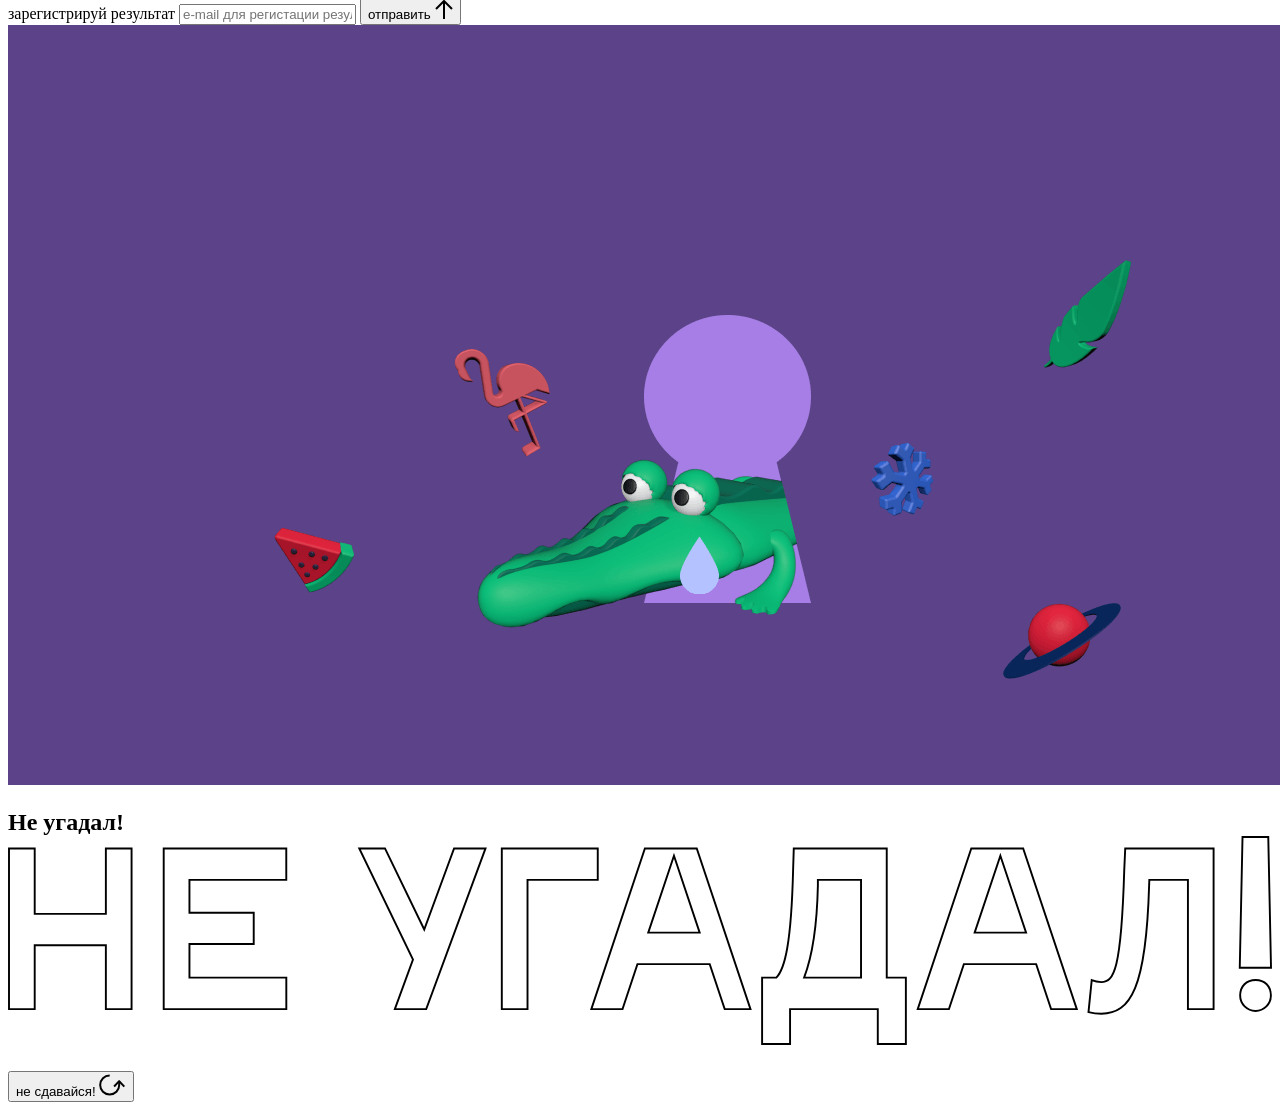
<file: source/index.html>
<!DOCTYPE html>
<html lang="ru">
<head>
  <meta charset="UTF-8">
  <meta name="description" content="">
  <meta name="viewport" content="width=device-width, initial-scale=1.0">
  <meta http-equiv="X-UA-Compatible" content="ie=edge">
  <title>Mysterious Vacation</title>
</head>
<body>

  <header class="page-header js-header">
    <div class="page-header__wrapper">
      <a href="#" class="page-header__logo" aria-label="Перейти на страницу FJORD.Inc">
        <svg width="100" height="15" viewBox="0 0 100 15" fill="none" xmlns="http://www.w3.org/2000/svg">
          <path d="M0.26 1.4V14H2.276V8.906H7.334V6.44H2.276V3.848H9.872V1.4H0.26ZM12.733 14.36C15.127 14.36 16.243 12.65 16.243 9.5V1.4H14.263V8.96C14.263 11.21 13.723 11.876 12.733 11.876C11.833 11.876 11.473 11.3 11.347 10.58L9.36702 10.94C9.63702 13.046 10.663 14.36 12.733 14.36ZM18.3918 7.7C18.3918 11.372 22.3878 14.36 27.3198 14.36C32.2518 14.36 36.2478 11.372 36.2478 7.7C36.2478 4.028 32.2518 1.04 27.3198 1.04C22.3878 1.04 18.3918 4.028 18.3918 7.7ZM20.6058 7.7C20.6058 5.378 23.6118 3.524 27.3198 3.524C30.9918 3.524 33.9798 5.378 33.9798 7.7C33.9798 10.004 30.9918 11.858 27.3198 11.858C23.6118 11.858 20.6058 10.004 20.6058 7.7ZM40.403 14V8.906H40.799L49.079 14.702V12.38L44.039 8.906H44.201C47.999 8.906 49.277 7.304 49.277 5.162C49.277 3.092 47.999 1.4 44.201 1.4H38.387V14H40.403ZM43.535 3.722C45.785 3.722 47.045 4.136 47.045 5.432C47.045 6.764 45.785 7.034 43.535 7.034H40.403V3.722H43.535ZM51.6936 1.382V14H57.8676C62.7456 14 66.7236 11.534 66.7236 7.7C66.7236 3.848 62.7456 1.382 57.8676 1.382H51.6936ZM53.7096 11.624V3.722H57.5436C61.5396 3.722 64.4916 5.018 64.4916 7.7C64.4916 10.238 61.5396 11.624 57.5436 11.624H53.7096ZM73.1832 14.018H74.9832V5H73.1832V14.018ZM72.9132 1.976C72.9132 2.57 73.3992 3.092 74.0832 3.092C74.7492 3.092 75.2352 2.57 75.2352 1.976C75.2352 1.382 74.7672 0.805999 74.0832 0.805999C73.3812 0.805999 72.9132 1.382 72.9132 1.976ZM76.7867 14H78.5687V9.104C78.7487 8.006 79.5947 6.962 81.0887 6.962C82.1147 6.962 83.2667 7.448 83.2667 9.554V14H85.0487V9.014C85.0487 6.152 83.2307 4.73 81.3587 4.73C79.9187 4.73 79.0727 5.558 78.5687 6.854V5H76.7867V14ZM90.9898 14.27C93.5098 14.27 95.3818 12.506 95.7238 10.328H94.0498C93.7258 11.3 92.6998 12.02 90.9898 12.02C88.8478 12.02 87.7678 10.922 87.7678 9.59C87.7678 8.24 88.8478 6.962 90.9898 6.962C92.7538 6.962 93.7978 7.844 94.0858 8.924H95.7418C95.4358 6.71 93.6178 4.73 90.9898 4.73C88.0918 4.73 86.1298 7.124 86.1298 9.59C86.1298 12.074 88.1278 14.27 90.9898 14.27ZM97.0693 12.938C97.0693 13.658 97.5553 14.144 98.2753 14.144C98.9953 14.144 99.4813 13.658 99.4813 12.938C99.4813 12.2 98.9953 11.714 98.2753 11.714C97.5553 11.714 97.0693 12.2 97.0693 12.938Z" fill="currentColor"/>
        </svg>
      </a>
      <button class="page-header__toggler js-menu-toggler" type="button" aria-label="Управление мобильным меню"><span>Меню</span></button>
      <nav class="page-header__nav">
        <div class="page-header__menu js-menu" id="menu">
          <ul>
            <li>
              <a class="js-menu-link active" href="#top" data-href="top">главная</a>
            </li>
            <li>
              <a class="js-menu-link" href="#story" data-href="story">история</a>
            </li>
            <li>
              <a class="js-menu-link" href="#prizes" data-href="prizes">призы</a>
            </li>
            <li>
              <a class="js-menu-link" href="#rules" data-href="rules">правила</a>
            </li>
            <li>
              <a class="js-menu-link" href="#game" data-href="game">игра</a>
            </li>
          </ul>
        </div>
        <div class="page-header__social">
          <div class="social-block js-social-block">
            <button class="social-block__toggler" aria-label="Управлять блоком с социальными кнопками">
              <svg width="26" height="22" viewBox="0 0 27 22" fill="none" xmlns="http://www.w3.org/2000/svg">
                <path d="M19.6721 7.43664C21.6273 7.43664 23.213 5.85095 23.213 3.89566C23.213 1.94037 21.6273 0.354675 19.6721 0.354675C17.7168 0.354675 16.1311 1.94037 16.1311 3.89566C16.1311 4.19968 16.1728 4.49178 16.2458 4.77345L7.21751 8.95527C6.57519 8.05214 5.52303 7.46049 4.33078 7.46049C2.37549 7.46049 0.789795 9.04618 0.789795 11.0015C0.789795 12.9568 2.37549 14.5425 4.33078 14.5425C5.52303 14.5425 6.57668 13.9508 7.21751 13.0477L16.2458 17.2295C16.1743 17.5112 16.1311 17.8033 16.1311 18.1073C16.1311 20.0626 17.7168 21.6483 19.6721 21.6483C21.6273 21.6483 23.213 20.0626 23.213 18.1073C23.213 16.152 21.6273 14.5663 19.6721 14.5663C18.4798 14.5663 17.4262 15.158 16.7853 16.0611L7.75701 11.8793C7.82854 11.5976 7.87176 11.3055 7.87176 11.0015C7.87176 10.6974 7.83003 10.4053 7.75701 10.1237L16.7853 5.94186C17.4262 6.84499 18.4783 7.43664 19.6721 7.43664Z" fill="currentColor"/>
              </svg>
            </button>
            <ul class="social-block__list">
              <li>
                <a class="social-block__link social-block__link--fb" href="#" aria-label="Мы на Facebook">
                  <svg width="8" height="17" viewBox="0 0 8 17" fill="none" xmlns="http://www.w3.org/2000/svg">
                    <path d="M4.24646 16.9899H1.09275L1.05793 8.49828H0V5.30707H1.05793V3.81124C1.05793 1.42084 2.57654 0 5.21735 0H7.41758V3.18585H5.30841C4.28262 3.18585 4.2478 3.48582 4.2478 4.24914V5.30707H7.42964L7.16716 8.49828H4.2478V16.9899H4.24646Z" fill="currentColor"/>
                  </svg>
                </a>
              </li>
              <li>
                <a class="social-block__link social-block__link--insta" href="#" aria-label="Мы в Instagram">
                  <svg width="15" height="15" viewBox="0 0 15 15" fill="none" xmlns="http://www.w3.org/2000/svg">
                    <path d="M11.0197 0H4.19806C2.14246 0 0.471191 1.66993 0.471191 3.72285V10.5499C0.471191 12.6082 2.14112 14.2727 4.19806 14.2727H11.0197C13.0753 14.2727 14.7466 12.6082 14.7466 10.5499V3.72285C14.7466 1.67127 13.0753 0 11.0197 0ZM11.0197 12.4849H4.19806C3.13076 12.4849 2.26432 11.6158 2.26432 10.5512V3.72419C2.26432 2.65956 3.13076 1.79715 4.19806 1.79715H11.0197C12.087 1.79715 12.9535 2.6609 12.9535 3.72419V10.5512C12.9535 11.6145 12.087 12.4849 11.0197 12.4849Z" fill="currentColor"/>
                    <path d="M7.60887 3.11084C5.38989 3.11084 3.58203 4.9187 3.58203 7.14036C3.58203 9.35532 5.38989 11.1645 7.60887 11.1645C9.83053 11.1645 11.6357 9.35666 11.6357 7.14036C11.6357 4.9187 9.83053 3.11084 7.60887 3.11084ZM7.60887 9.36871C6.37551 9.36871 5.37784 8.37372 5.37784 7.14036C5.37784 5.90699 6.37551 4.90665 7.60887 4.90665C8.83822 4.90665 9.84259 5.90833 9.84259 7.14036C9.84392 8.37238 8.83822 9.36871 7.60887 9.36871Z" fill="currentColor"/>
                    <path d="M11.3573 2.35962C10.8256 2.35962 10.3931 2.79752 10.3931 3.32381C10.3931 3.85546 10.8256 4.29336 11.3573 4.29336C11.8862 4.29336 12.3215 3.85546 12.3215 3.32381C12.3215 2.79752 11.8862 2.35962 11.3573 2.35962Z" fill="currentColor"/>
                  </svg>
                </a>
              </li>
              <li>
                <a class="social-block__link social-block__link--vk" href="#" aria-label="Мы ВКонтакте">
                  <svg width="17" height="10" viewBox="0 0 17 10" fill="none" xmlns="http://www.w3.org/2000/svg">
                    <path d="M14.1234 4.9002C14.1234 4.9002 16.3623 1.72708 16.5866 0.680242C16.6595 0.312285 16.4947 0.103188 16.1069 0.103188C16.1069 0.103188 14.8193 0.103188 14.168 0.103188C13.7235 0.103188 13.5587 0.293278 13.4235 0.579768C13.4235 0.579768 12.3724 2.82553 11.0969 4.24712C10.6861 4.70333 10.4781 4.84318 10.2511 4.84318C10.0646 4.84318 9.98625 4.6911 9.98625 4.27834V0.649016C9.98625 0.147997 9.92545 0.00135496 9.5066 0.00135496H6.39628C6.15578 0.00135496 6.0085 0.134417 6.0085 0.324506C6.0085 0.801084 6.73406 0.908351 6.73406 2.20231V4.87305C6.73406 5.40529 6.70569 5.61575 6.45303 5.61575C5.78016 5.61575 4.19528 3.30618 3.30623 0.678887C3.12923 0.145282 2.93737 0 2.43475 0H0.486409C0.205373 0 0 0.190085 0 0.476576C0 0.991172 0.60666 3.40801 2.99277 6.64358C4.59927 8.8201 6.70569 10 8.60269 10C9.76196 10 10.0416 9.80312 10.0416 9.31432V7.63883C10.0416 7.22607 10.2065 7.04956 10.4429 7.04956C10.7078 7.04956 11.1847 7.13238 12.2805 8.22268C13.5843 9.47862 13.6762 10 14.3896 10H16.5676C16.7919 10 17 9.89273 17 9.52342C17 9.02919 16.3623 8.15343 15.384 7.10659C14.9801 6.56755 14.3302 5.98914 14.1248 5.72301C13.8275 5.40801 13.9154 5.23014 14.1234 4.9002Z" fill="currentColor"/>
                  </svg>
                </a>
              </li>
            </ul>
          </div>
        </div>
      </nav>
    </div>
  </header>

  <main class="page-content">

    <section class="animation-screen"></section>

    <section class="screen screen--hidden screen--intro" id="top">
      <div class="screen__wrapper">
        <div class="intro">
          <h1 class="intro__title">Таинственный отпуск</h1>
          <div class="intro__content">
            <div class="intro__info">
              <p class="intro__label">Даты проведения конкурса:</p>
              <p class="intro__date">01 — 31.05 / 2020</p>
            </div>
            <div class="intro__message">
              <p>
                Отгадай первым место назначения и&nbsp;отправься в&nbsp;путешествие в&nbsp;любое время или получи один из многочисленных призов
                <svg width="16" height="16" viewBox="0 0 10 10" fill="none" xmlns="http://www.w3.org/2000/svg">
                  <path d="M0 6.35337L3.90271 4.99012L0 3.64663L1.34615 1.32374L4.44287 4.01073L3.67364 0H6.34615L5.57692 4.01073L8.65385 1.32374L10 3.64663L6.13405 4.99012L10 6.35337L8.65385 8.65651L5.57692 5.98927L6.34615 10H3.67364L4.44287 5.96952L1.34615 8.65651L0 6.35337Z" fill="currentColor"/>
                </svg>
              </p>
            </div>
          </div>
        </div>
      </div>
      <div class="screen__footer js-footer">
        <button class="screen__footer-enlarge js-footer-toggler" type="button" aria-label="Показать сообщение">
          <svg width="10" height="10" viewBox="0 0 10 10" fill="none" xmlns="http://www.w3.org/2000/svg">
            <path d="M0 6.35337L3.90271 4.99012L0 3.64663L1.34615 1.32374L4.44287 4.01073L3.67364 0H6.34615L5.57692 4.01073L8.65385 1.32374L10 3.64663L6.13405 4.99012L10 6.35337L8.65385 8.65651L5.57692 5.98927L6.34615 10H3.67364L4.44287 5.96952L1.34615 8.65651L0 6.35337Z" fill="currentColor"/>
          </svg>
        </button>
        <button class="screen__footer-collapse js-footer-toggler" type="button" aria-label="Скрыть сообщение">
          <svg width="13" height="13" viewBox="0 0 13 13" fill="none" xmlns="http://www.w3.org/2000/svg">
            <line x1="12.3536" y1="0.353553" x2="0.738349" y2="11.9688" stroke="currentColor"/>
            <line x1="0.738319" y1="0.539925" x2="12.3535" y2="12.1551" stroke="currentColor"/>
          </svg>
        </button>
        <div class="screen__footer-wrapper">
          <div class="screen__footer-announce">
            <p class="screen__footer-label">Даты проведения конкурса:</p>
            <p class="screen__footer-date">01 — 31.05 / 2020</p>
          </div>
          <div class="screen__footer-note">
            <p>
              <svg width="10" height="10" viewBox="0 0 10 10" fill="none" xmlns="http://www.w3.org/2000/svg">
                <path d="M0 6.35337L3.90271 4.99012L0 3.64663L1.34615 1.32374L4.44287 4.01073L3.67364 0H6.34615L5.57692 4.01073L8.65385 1.32374L10 3.64663L6.13405 4.99012L10 6.35337L8.65385 8.65651L5.57692 5.98927L6.34615 10H3.67364L4.44287 5.96952L1.34615 8.65651L0 6.35337Z" fill="currentColor"/>
              </svg>
              <span>Победители могут выбрать любые 14 дней подряд в&nbsp;течение двух лет с&nbsp;даты окончания конкурса. Победители могут воспользоваться путевкой сами или подарить другому лицу.</span>
            </p>
          </div>
        </div>
      </div>
    </section>

    <section class="screen screen--hidden screen--story" id="story">

      <div class="slider swiper-container js-slider">

        <div class="swiper-wrapper">

          <div class="slider__item swiper-slide">
            <h2 class="slider__item-title">История</h2>
            <p class="slider__item-text">Джеймс Таргет был основателем компании &laquo;Fjord Inc.&raquo;. С&nbsp;1965 года &laquo;Fjord Inc.&raquo; прославилась надёжными и&nbsp;удобными чемоданами и&nbsp;аксессуарами для туристов.</p>
          </div>

          <div class="slider__item swiper-slide">
            <p class="slider__item-text">Когда Джеймсу было 7&nbsp;лет, в&nbsp;их&nbsp;доме гостил дядюшка и&nbsp;развлекал детей рассказами о&nbsp;своей поездке в&nbsp;место, показавшееся малышу Таргету невероятным. Тогда Джеймс решил, что однажды посетит его, но&nbsp;не&nbsp;будет рассказывать о&nbsp;мечте, пока не&nbsp;осуществит.</p>
          </div>

          <div class="slider__item swiper-slide">
            <p class="slider__item-text">Джеймс Таргет стал увлеченным путешественником. Он&nbsp;посетил 5&nbsp;континентов, 126&nbsp;стран.</p>
          </div>

          <div class="slider__item swiper-slide">
            <p class="slider__item-text">Он&nbsp;сплавлялся по&nbsp;Амазонке и&nbsp;погружался в&nbsp;пещеры Франции, медитировал в&nbsp;горах Тибета и&nbsp;пожимал руку вождя племени Акугауа.</p>
          </div>

          <div class="slider__item swiper-slide">
            <p class="slider__item-text">Из&nbsp;своих поездок Джеймс Таргет привозил идеи, как сделать свои чемоданы &laquo;Fjord Inc.&raquo; удобными и&nbsp;приспособленными к&nbsp;разным дорожным условиям.</p>
          </div>

          <div class="slider__item swiper-slide">
            <p class="slider__item-text">Всё это время Джеймс не&nbsp;оставлял идею поездки своей мечты. Однако, как только он&nbsp;брался за&nbsp;планирование, возникали препятствия, не&nbsp;позволяющие отправиться туда.</p>
          </div>

          <div class="slider__item swiper-slide">
            <p class="slider__item-text">В&nbsp;возрасте 67&nbsp;лет Джеймс Таргет попал под лавину и&nbsp;погиб. В&nbsp;своём завещании он&nbsp;поручил отправить в&nbsp;заветное путешествие трёх смельчаков, единых с&nbsp;ним духом.</p>
          </div>

          <div class="slider__item swiper-slide">
            <p class="slider__item-text">Тех, кто сможет узнать таинственное место, задавая вопросы специально обученному ИИ&nbsp;&laquo;Соне&raquo;, ждет фантастическое путешествие.</p>
          </div>
        </div>
        <div class="slider__controls">
          <button class="slider__control slider__control--prev js-control-prev" type="button" aria-label="Показать предыдущую историю">
            <svg width="12" height="22" viewBox="0 0 12 22" fill="none" xmlns="http://www.w3.org/2000/svg">
              <path d="M11 1L1 11L11 21" stroke="currentColor" stroke-width="2" stroke-linejoin="round"/>
            </svg>
          </button>
          <button class="slider__control slider__control--next js-control-next" type="button" aria-label="Показать следующую историю">
            <svg width="12" height="22" viewBox="0 0 12 22" fill="none" xmlns="http://www.w3.org/2000/svg">
              <path d="M1 1L11 11L1 21" stroke="currentColor" stroke-width="2" stroke-linejoin="round"/>
            </svg>
          </button>
        </div>
        <div class="slider__pagination swiper-pagination"></div>
      </div>
    </section>

    <section class="screen screen--hidden screen--prizes" id="prizes">
      <div class="screen__wrapper">
        <div class="prizes">
          <h2 class="prizes__title">ПРизы</h2>
          <div class="prizes__lead">
            <p>Найди ответ и&nbsp;получи один из&nbsp;призов:</p>
          </div>
          <ul class="prizes__list">
            <li class="prizes__item prizes__item--journeys">
              <div class="prizes__icon">
                <picture>
                  <source srcset="img/prize1-mob.svg" media="(orientation: portrait)">
                  <img src="img/prize1.svg" alt="">
                </picture>
              </div>
              <p class="prizes__desc">
                <b>3</b>
                <span>загадочных путешествия</span>
              </p>
            </li>
            <li class="prizes__item prizes__item--cases">
              <div class="prizes__icon">
                <picture>
                  <source srcset="img/prize2-mob.svg" media="(orientation: portrait)">
                  <img src="img/prize2.svg" alt="">
                </picture>
              </div>
              <p class="prizes__desc">
                <b>7</b>
                <span>надежных чемоданов</span>
              </p>
            </li>
            <li class="prizes__item prizes__item--codes">
              <div class="prizes__icon">
                <picture>
                  <source srcset="img/prize3-mob.svg" media="(orientation: portrait)">
                  <img src="img/prize3.svg" alt="">
                </picture>
              </div>
              <p class="prizes__desc">
                <b>900</b>
                <span>
                  промокодов на&nbsp;скидку 15%
                  <svg width="10" height="10" viewBox="0 0 10 10" fill="none" xmlns="http://www.w3.org/2000/svg">
                    <path d="M0 6.35337L3.90271 4.99012L0 3.64663L1.34615 1.32374L4.44287 4.01073L3.67364 0H6.34615L5.57692 4.01073L8.65385 1.32374L10 3.64663L6.13405 4.99012L10 6.35337L8.65385 8.65651L5.57692 5.98927L6.34615 10H3.67364L4.44287 5.96952L1.34615 8.65651L0 6.35337Z" fill="currentColor"/>
                  </svg>
                </span>
              </p>
            </li>
          </ul>
        </div>
      </div>
      <div class="screen__footer js-footer">
        <button class="screen__footer-enlarge js-footer-toggler" type="button" aria-label="Показать сообщение">
          <svg width="10" height="10" viewBox="0 0 10 10" fill="none" xmlns="http://www.w3.org/2000/svg">
            <path d="M0 6.35337L3.90271 4.99012L0 3.64663L1.34615 1.32374L4.44287 4.01073L3.67364 0H6.34615L5.57692 4.01073L8.65385 1.32374L10 3.64663L6.13405 4.99012L10 6.35337L8.65385 8.65651L5.57692 5.98927L6.34615 10H3.67364L4.44287 5.96952L1.34615 8.65651L0 6.35337Z" fill="currentColor"/>
          </svg>
        </button>
        <button class="screen__footer-collapse js-footer-toggler" type="button" aria-label="Скрыть сообщение">
          <svg width="13" height="13" viewBox="0 0 13 13" fill="none" xmlns="http://www.w3.org/2000/svg">
            <line x1="12.3536" y1="0.353553" x2="0.738349" y2="11.9688" stroke="currentColor"/>
            <line x1="0.738319" y1="0.539925" x2="12.3535" y2="12.1551" stroke="currentColor"/>
          </svg>
        </button>
        <div class="screen__footer-wrapper">
          <div class="screen__footer-announce">
            <p class="screen__footer-label">Даты проведения конкурса:</p>
            <p class="screen__footer-date">01 — 31.05 / 2020</p>
          </div>
          <div class="screen__footer-note">
            <p>
              <svg width="10" height="10" viewBox="0 0 10 10" fill="none" xmlns="http://www.w3.org/2000/svg">
                <path d="M0 6.35337L3.90271 4.99012L0 3.64663L1.34615 1.32374L4.44287 4.01073L3.67364 0H6.34615L5.57692 4.01073L8.65385 1.32374L10 3.64663L6.13405 4.99012L10 6.35337L8.65385 8.65651L5.57692 5.98927L6.34615 10H3.67364L4.44287 5.96952L1.34615 8.65651L0 6.35337Z" fill="currentColor"/>
              </svg>
              <span>Скидка&nbsp;15% на&nbsp;единоразовое приобретение путёвки с&nbsp;1&nbsp;июня 2020 по&nbsp;31&nbsp;мая 2022&nbsp;года. Суммируется с&nbsp;другими акциями</span>
            </p>
          </div>
        </div>
      </div>
    </section>

    <section class="screen screen--hidden screen--rules" id="rules">
      <div class="screen__wrapper">
        <div class="rules">
          <h2 class="rules__title">Правила</h2>
          <div class="rules__lead">
            <p>Для того чтобы получить наследство Джеймса Таргета, тебе нужно выведать у&nbsp;&laquo;Сони&raquo;, куда предстоит отправиться тебе в&nbsp;случае победы</p>
          </div>
          <ol class="rules__list" data-animation="list">
            <li class="rules__item">
              <p>Тебе отводится <br>5&nbsp;минут</p>
            </li>
            <li class="rules__item">
              <p>Задавай любые вопросы в&nbsp;текстовом поле</p>
            </li>
            <li class="rules__item">
              <p>Нажимай кнопку &laquo;Узнать&raquo;, чтобы получить ответ</p>
            </li>
            <li class="rules__item">
              <p>&laquo;Соня&raquo; может отвечать только&nbsp;Да или Нет</p>
            </li>
          </ol>
          <a href="#game" class="rules__link btn">
            <span class="rules__link-text">Погнали!</span>
          </a>
        </div>
      </div>
      <div class="screen__disclaimer">
        <div class="disclaimer">
          <ul>
            <li>
              <a href="#">Правовая информация</a>
            </li>
            <li>
              <a href="#">Подробные правила</a>
            </li>
          </ul>
        </div>
      </div>
    </section>

    <section class="screen screen--hidden screen--game" id="game">
      <div class="screen__wrapper">
        <div class="game">
          <div class="game__header">
            <h2 class="game__title">Игра</h2>
            <div class="game__counter">
              <span>05</span>:<span>00</span>
            </div>
          </div>
          <div class="game__body">
            <div class="chat">
              <div class="chat__body js-chat">
                <ul class="chat__list" id="messages"></ul>
              </div>
              <div class="chat__footer">
                <form action="#" method="post" class="form" id="message-form">
                  <label for="message-field" class="visually-hidden">Поле для ввода вопроса</label>
                  <input type="text" class="form__field" id="message-field">
                  <button class="form__button btn">
                    Узнать
                    <svg width="18" height="19" viewBox="0 0 18 19" fill="none" xmlns="http://www.w3.org/2000/svg">
                      <path stroke="currentColor" stroke-width="2" d="M9 19V1"/>
                      <path d="M1 9l8-8 8 8" stroke="currentColor" stroke-width="2" stroke-linejoin="round"/>
                    </svg>
                  </button>
                </form>
              </div>
            </div>
          </div>
          <!-- временные кнопки для показа результата -->
          <div class="game__buttons">
            <button class="game__button btn js-show-result" type="button" data-target="result">Положительный результат</button>
            <button class="game__button btn js-show-result" type="button" data-target="result2">Положительный результат - 2</button>
            <button class="game__button btn js-show-result" type="button" data-target="result3">Отрицательный результат</button>
          </div>
        </div>
      </div>
    </section>

    <section class="screen screen--hidden screen--result" id="result">
      <div class="screen__wrapper">
        <div class="result result--trip">
          <div class="result__image">
            <picture>
              <source srcset="img/result1-mob.png 1x, img/result1-mob@2x.png 2x" media="(max-width: 768px) and (orientation: portrait)">
              <img src="img/result1.png" srcset="img/result1@2x.png 2x" alt="">
            </picture>
          </div>
          <h2 class="result__title">
            <span class="visually-hidden">ПОбеда!</span>
            <svg xmlns="http://www.w3.org/2000/svg" viewBox="0 0 568.85 109.24">
              <path d="M16,24.44V92H2.6V8H75V92H61.52V24.44H16Z" transform="translate(-2.1 -1.5)" fill="none" stroke="currentColor"/>
              <path
                d="M148.76,5.6c32.88,0,59.52,19.92,59.52,44.4s-26.64,44.4-59.52,44.4S89.24,74.48,89.24,50,115.88,5.6,148.76,5.6Zm0,72.12c24.48,0,44.4-12.36,44.4-27.72s-19.92-27.84-44.4-27.84C124,22.16,104,34.52,104,50S124,77.72,148.76,77.72Z"
                transform="translate(-2.1 -1.5)" fill="none" stroke="currentColor"/>
              <path
                d="M287.36,8V24.44H236v14.4h25.32c25.44,0,34,11.16,34,26.52,0,15.6-8.52,26.64-34,26.64H222.56V8h64.8ZM256.88,76.52c15.12,0,23.52-2,23.52-11.52S272,54.44,256.88,54.44H236V76.52h20.88Z"
                transform="translate(-2.1 -1.5)" fill="none" stroke="currentColor"/>
              <path d="M371.47,8V24.44H320.84V41.6h33.6V58h-33.6V75.56h50.64V92H307.4V8h64.08Z" transform="translate(-2.1 -1.5)"
                    fill="none" stroke="currentColor"/>
              <path
                d="M382.39,110.24V75.56h7.44c4.56-4.68,7.8-18.36,8.76-56L399,8h48.6V75.56h10v34.68H442.87V92H397v18.24H382.39Zm51.72-34.68V24.44H411.55v3.12c-0.48,22.44-3.24,37.68-7.2,48h29.76Z"
                transform="translate(-2.1 -1.5)" fill="none" stroke="currentColor"/>
              <path
                d="M463.75,92l28-84h27.12l28.08,84H533.47l-7.8-23.52h-37.8L480.07,92H463.75Zm56.64-40L507,11.84,493.51,52h26.88Z"
                transform="translate(-2.1 -1.5)" fill="none" stroke="currentColor"/>
              <path
                d="M554.12,70.4L555.55,2H569l1.44,68.4H554.12Zm8.28,6.36c4.8,0,8,3.24,8,8.16a8,8,0,1,1-16.08,0C554.35,80,557.59,76.76,562.39,76.76Z"
                transform="translate(-2.1 -1.5)" fill="none" stroke="currentColor"/>
            </svg>
          </h2>
          <div class="result__text">
            <p>ты&nbsp;отправляешься в&nbsp;Арктику!</p>
          </div>
          <div class="result__form">
            <form action="#" method="post" class="form form--result">
              <label for="email-field" class="form__label">зарегистрируй результат</label>
              <input type="email" class="form__field" id="email-field" placeholder="e-mail для регистации результата и получения приза" required>
              <button class="form__button btn">
                отправить
                <svg width="18" height="19" viewBox="0 0 18 19" fill="none" xmlns="http://www.w3.org/2000/svg">
                  <path stroke="currentColor" stroke-width="2" d="M9 19V1"/>
                  <path d="M1 9l8-8 8 8" stroke="currentColor" stroke-width="2" stroke-linejoin="round"/>
                </svg>
              </button>
            </form>
          </div>
        </div>
      </div>
    </section>

    <section class="screen screen--hidden screen--result" id="result2">
      <div class="screen__wrapper">
        <div class="result result--prize">
          <div class="result__image">
            <picture>
              <source srcset="img/result2-mob.png 1x, img/result2-mob@2x.png 2x" media="(max-width: 768px) and (orientation: portrait)">
              <img src="img/result2.png" srcset="img/result2@2x.png 2x" alt="">
            </picture>
          </div>
          <h2 class="result__title">
            <span class="visually-hidden">ПОбеда!</span>
            <svg xmlns="http://www.w3.org/2000/svg" viewBox="0 0 568.85 109.24">
              <path d="M16,24.44V92H2.6V8H75V92H61.52V24.44H16Z" transform="translate(-2.1 -1.5)" fill="none" stroke="currentColor"/>
              <path
                d="M148.76,5.6c32.88,0,59.52,19.92,59.52,44.4s-26.64,44.4-59.52,44.4S89.24,74.48,89.24,50,115.88,5.6,148.76,5.6Zm0,72.12c24.48,0,44.4-12.36,44.4-27.72s-19.92-27.84-44.4-27.84C124,22.16,104,34.52,104,50S124,77.72,148.76,77.72Z"
                transform="translate(-2.1 -1.5)" fill="none" stroke="currentColor"/>
              <path
                d="M287.36,8V24.44H236v14.4h25.32c25.44,0,34,11.16,34,26.52,0,15.6-8.52,26.64-34,26.64H222.56V8h64.8ZM256.88,76.52c15.12,0,23.52-2,23.52-11.52S272,54.44,256.88,54.44H236V76.52h20.88Z"
                transform="translate(-2.1 -1.5)" fill="none" stroke="currentColor"/>
              <path d="M371.47,8V24.44H320.84V41.6h33.6V58h-33.6V75.56h50.64V92H307.4V8h64.08Z" transform="translate(-2.1 -1.5)"
                    fill="none" stroke="currentColor"/>
              <path
                d="M382.39,110.24V75.56h7.44c4.56-4.68,7.8-18.36,8.76-56L399,8h48.6V75.56h10v34.68H442.87V92H397v18.24H382.39Zm51.72-34.68V24.44H411.55v3.12c-0.48,22.44-3.24,37.68-7.2,48h29.76Z"
                transform="translate(-2.1 -1.5)" fill="none" stroke="currentColor"/>
              <path
                d="M463.75,92l28-84h27.12l28.08,84H533.47l-7.8-23.52h-37.8L480.07,92H463.75Zm56.64-40L507,11.84,493.51,52h26.88Z"
                transform="translate(-2.1 -1.5)" fill="none" stroke="currentColor"/>
              <path
                d="M554.12,70.4L555.55,2H569l1.44,68.4H554.12Zm8.28,6.36c4.8,0,8,3.24,8,8.16a8,8,0,1,1-16.08,0C554.35,80,557.59,76.76,562.39,76.76Z"
                transform="translate(-2.1 -1.5)" fill="none" stroke="currentColor"/>
            </svg>
          </h2>
          <div class="result__text">
            <p>чемодан &laquo;Fjord&nbsp;Inc.&raquo;&nbsp;твой</p>
          </div>
          <div class="result__form">
            <form action="#" method="post" class="form form--result">
              <label for="email-field2" class="form__label">зарегистрируй результат</label>
              <input type="email" class="form__field" id="email-field2" placeholder="e-mail для регистации результата и получения приза" required>
              <button class="form__button btn">
                отправить
                <svg width="18" height="19" viewBox="0 0 18 19" fill="none" xmlns="http://www.w3.org/2000/svg">
                  <path stroke="currentColor" stroke-width="2" d="M9 19V1"/>
                  <path d="M1 9l8-8 8 8" stroke="currentColor" stroke-width="2" stroke-linejoin="round"/>
                </svg>
              </button>
            </form>
          </div>
        </div>
      </div>
    </section>

    <section class="screen screen--hidden screen--result" id="result3">
      <div class="screen__wrapper">
        <div class="result result--negative">
          <div class="result__image">
            <picture>
              <source srcset="img/result3-mob.png 1x, img/result3-mob@2x.png 2x" media="(max-width: 768px) and (orientation: portrait)">
              <img src="img/result3.png" srcset="img/result3@2x.png 2x" alt="">
            </picture>
          </div>
          <h2 class="result__title">
            <span class="visually-hidden">Не угадал!</span>
            <svg xmlns="http://www.w3.org/2000/svg" viewBox="0 0 660.77 109.24">
              <path d="M2.66,92V8H16.1V42.2H53.3V8H66.74V92H53.3V58.64H16.1V92H2.66Z" transform="translate(-2.16 -1.5)"
                    fill="none" stroke="currentColor"/>
              <path d="M147.62,8V24.44H97V41.6h33.6V58H97V75.56h50.64V92H83.54V8h64.08Z" transform="translate(-2.16 -1.5)"
                    fill="none" stroke="currentColor"/>
              <path d="M199.22,8l20.52,42.36L235.34,8h16.44l-31,84H204.38l9.48-25.92L185.78,8h13.44Z"
                    transform="translate(-2.16 -1.5)" fill="none" stroke="currentColor"/>
              <path d="M273.74,24.44V92H260.3V8h50.16V24.44H273.74Z" transform="translate(-2.16 -1.5)" fill="none"
                    stroke="currentColor"/>
              <path
                d="M307.1,92l28-84h27.12l28.08,84H376.82L369,68.48h-37.8L323.42,92H307.1Zm56.64-40L350.3,11.84,336.86,52h26.88Z"
                transform="translate(-2.16 -1.5)" fill="none" stroke="currentColor"/>
              <path
                d="M396.38,110.24V75.56h7.44c4.56-4.68,7.8-18.36,8.76-56L412.94,8h48.6V75.56h10v34.68H456.86V92H411v18.24H396.38ZM448.1,75.56V24.44H425.54v3.12c-0.48,22.44-3.24,37.68-7.2,48H448.1Z"
                transform="translate(-2.16 -1.5)" fill="none" stroke="currentColor"/>
              <path
                d="M477.74,92l28-84h27.12L560.9,92H547.46l-7.8-23.52h-37.8L494.06,92H477.74Zm56.64-40-13.44-40.2L507.5,52h26.88Z"
                transform="translate(-2.16 -1.5)" fill="none" stroke="currentColor"/>
              <path
                d="M568.7,76.88a13.77,13.77,0,0,0,5,1c6.6,0,10.44-6.24,12-58.32L586.22,8h46.2V92H619V24.44H598.82l-0.12,3.12C597.14,81,589,94.4,573.74,94.4a28.55,28.55,0,0,1-6.72-.84Z"
                transform="translate(-2.16 -1.5)" fill="none" stroke="currentColor"/>
              <path
                d="M646.1,70.4L647.54,2H661l1.44,68.4H646.1Zm8.28,6.36c4.8,0,8,3.24,8,8.16a8,8,0,0,1-16.08,0C646.34,80,649.58,76.76,654.38,76.76Z"
                transform="translate(-2.16 -1.5)" fill="none" stroke="currentColor"/>
            </svg>
          </h2>
          <button class="result__button js-play" type="button">
            не сдавайся!
            <span>
              <svg width="27" height="22" viewBox="0 0 27 22" fill="none" xmlns="http://www.w3.org/2000/svg">
                <path d="M10.6899 1.47998C5.42992 1.47998 1.16992 5.73998 1.16992 11C1.16992 16.26 5.42992 20.52 10.6899 20.52C15.9499 20.52 20.2099 16.26 20.2099 11V7.13998" stroke="currentColor" stroke-width="2" stroke-miterlimit="10"/>
                <path d="M15.1099 12.5099L20.1499 7.13989L25.3099 12.6299" stroke="currentColor" stroke-width="2" stroke-miterlimit="10" stroke-linejoin="round"/>
              </svg>
            </span>
          </button>
        </div>
      </div>
    </section>

  </main>

</body>
</html>
</file>
